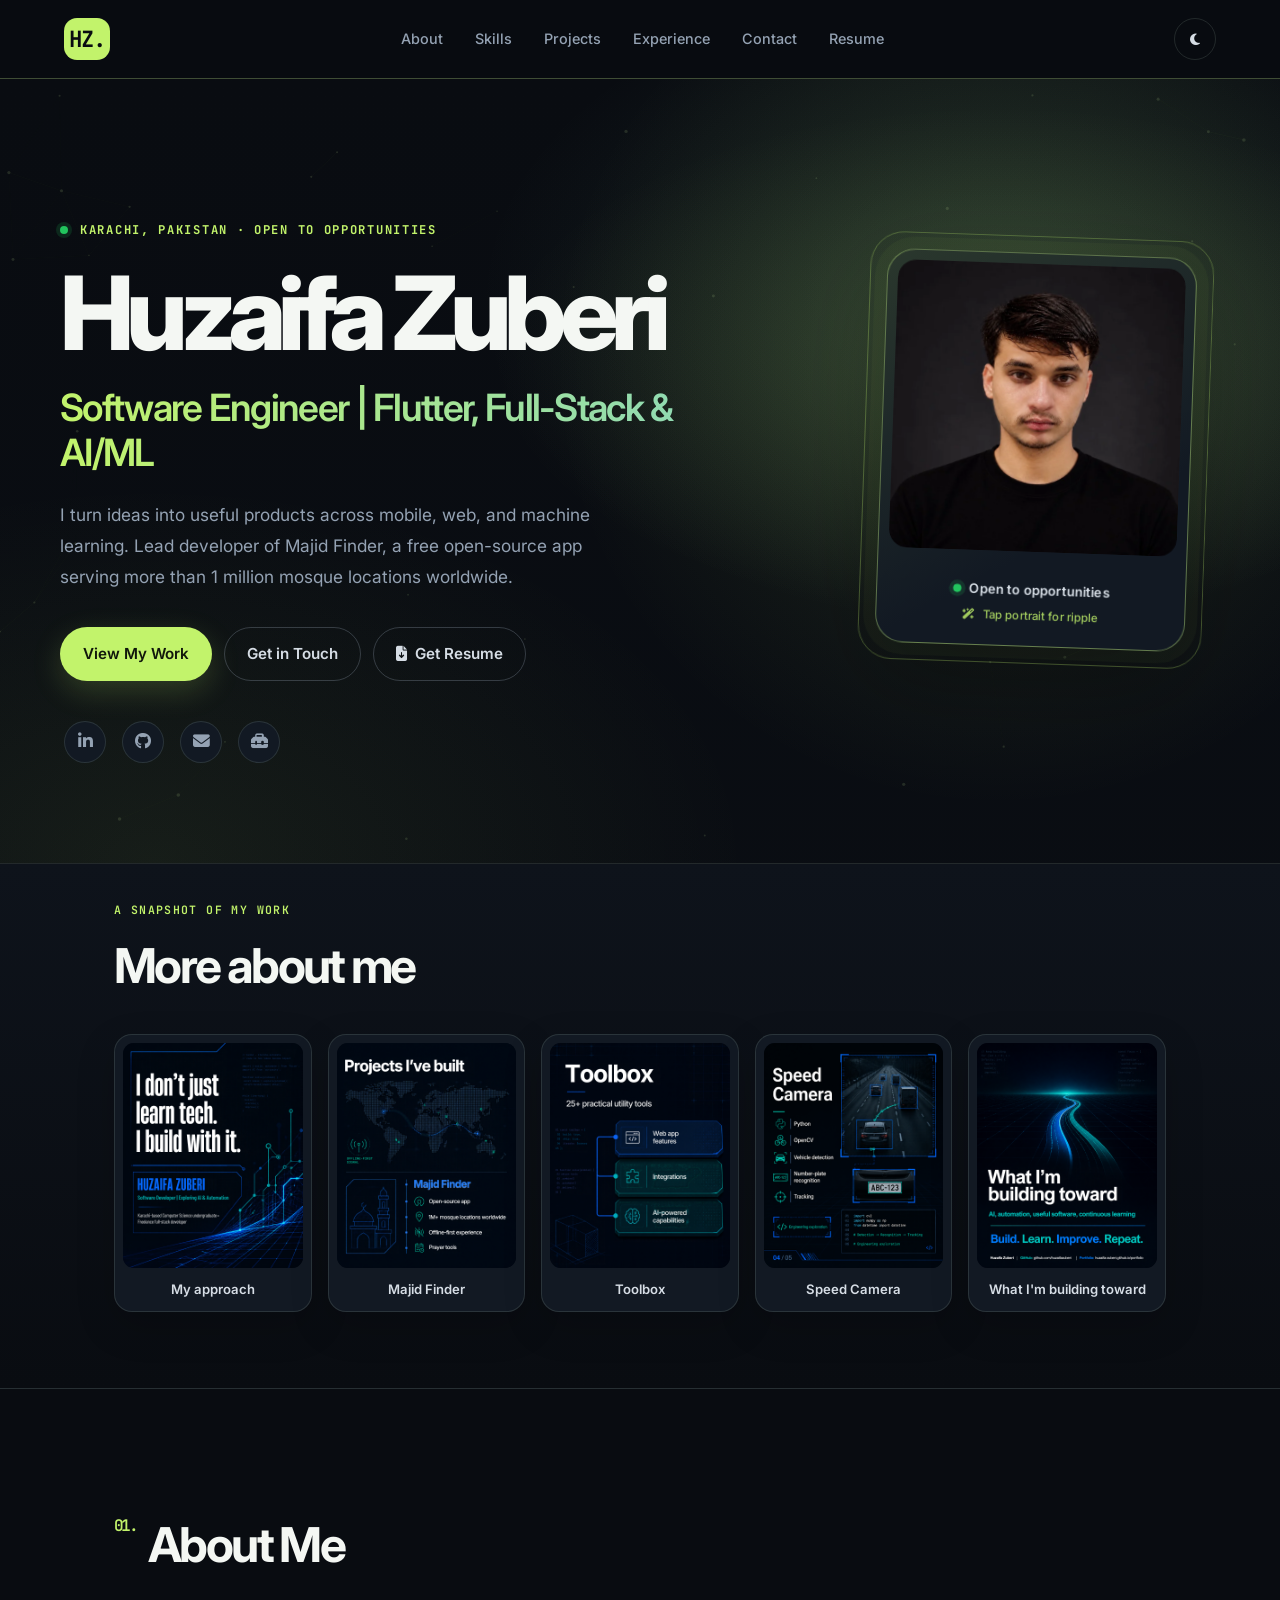
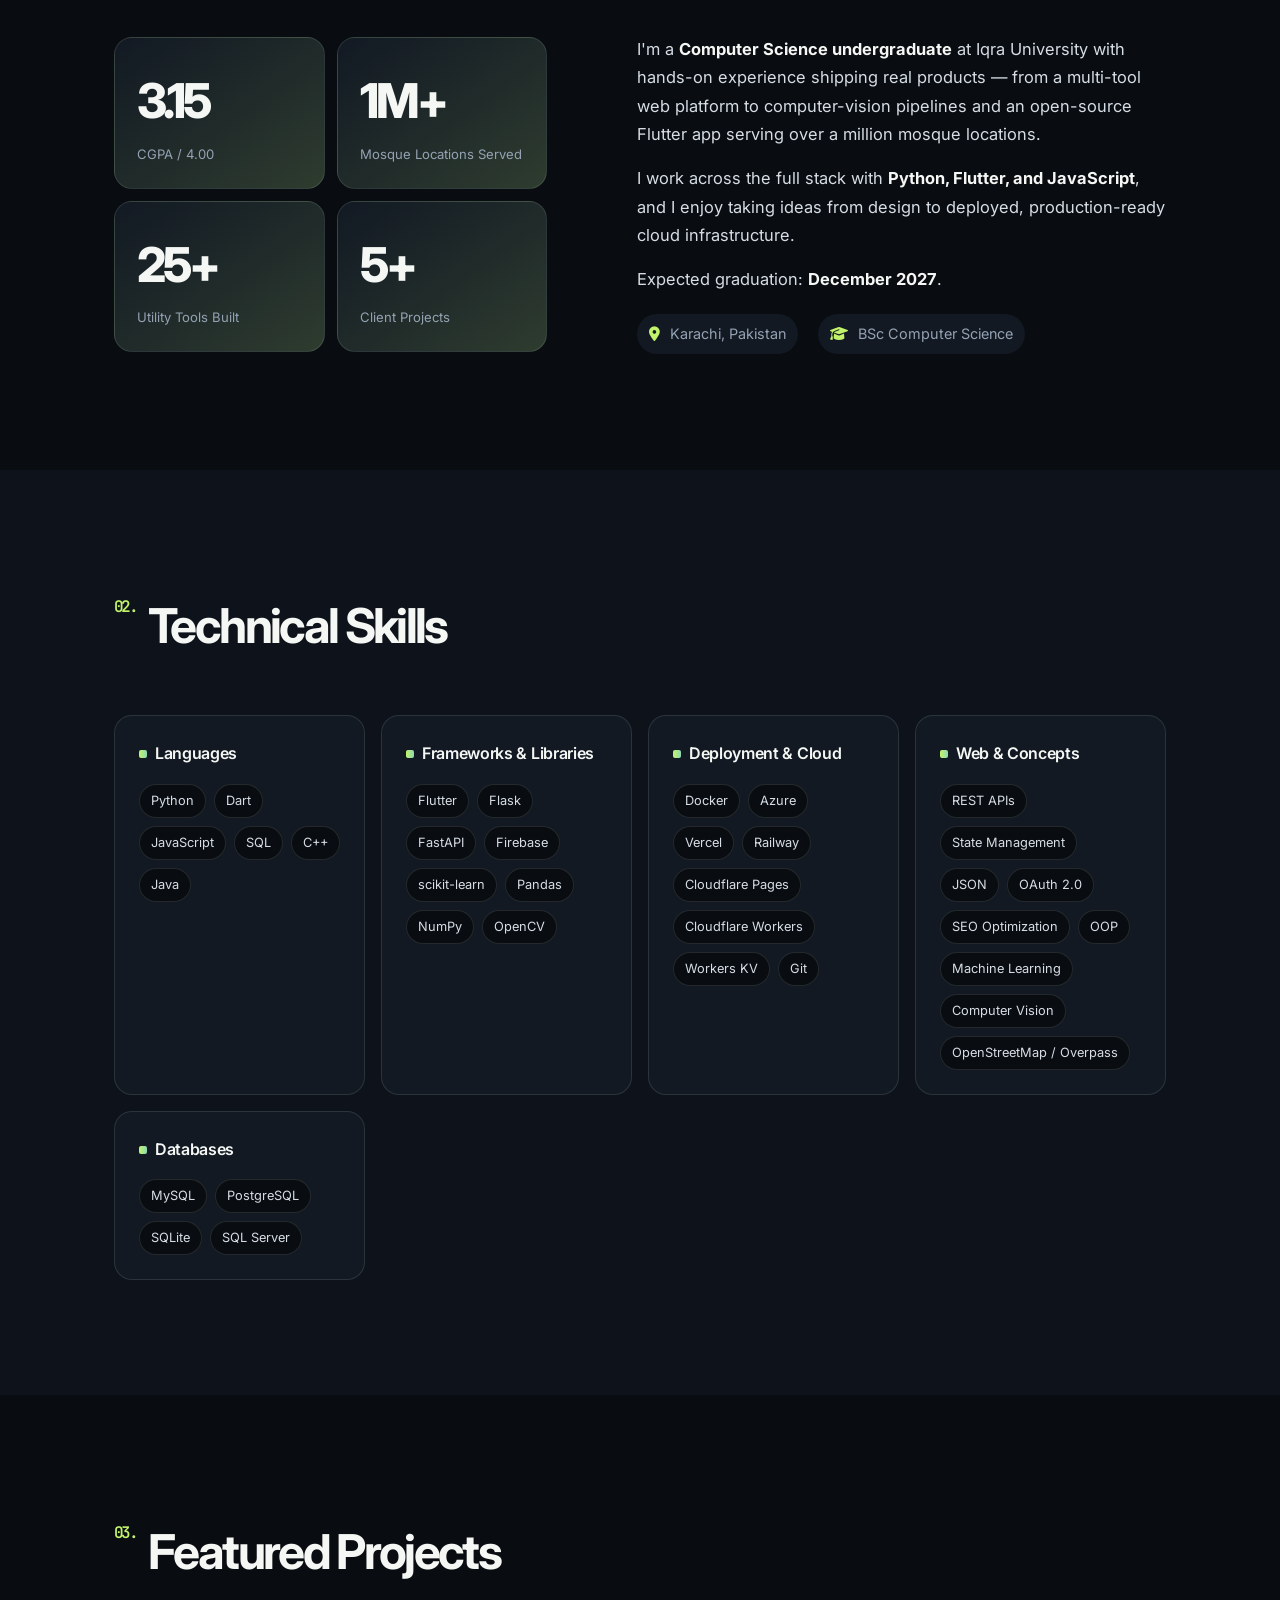
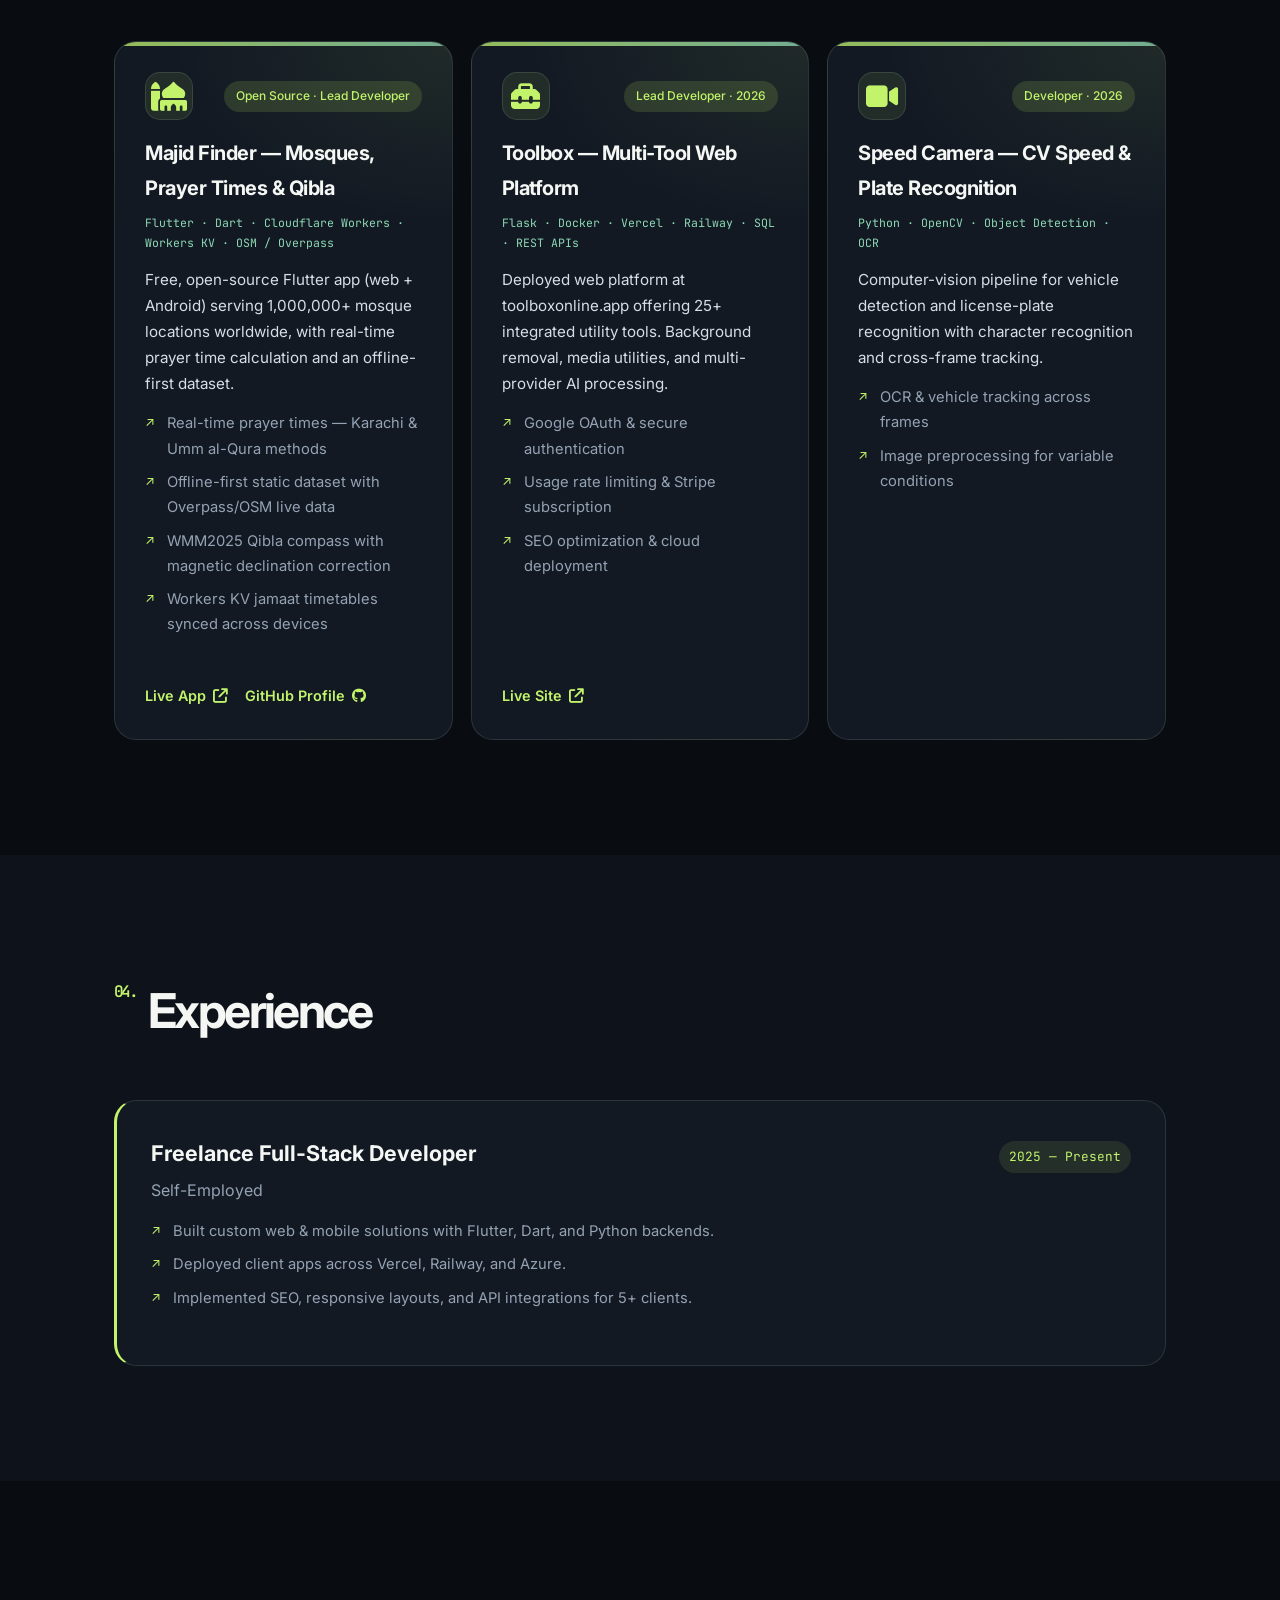
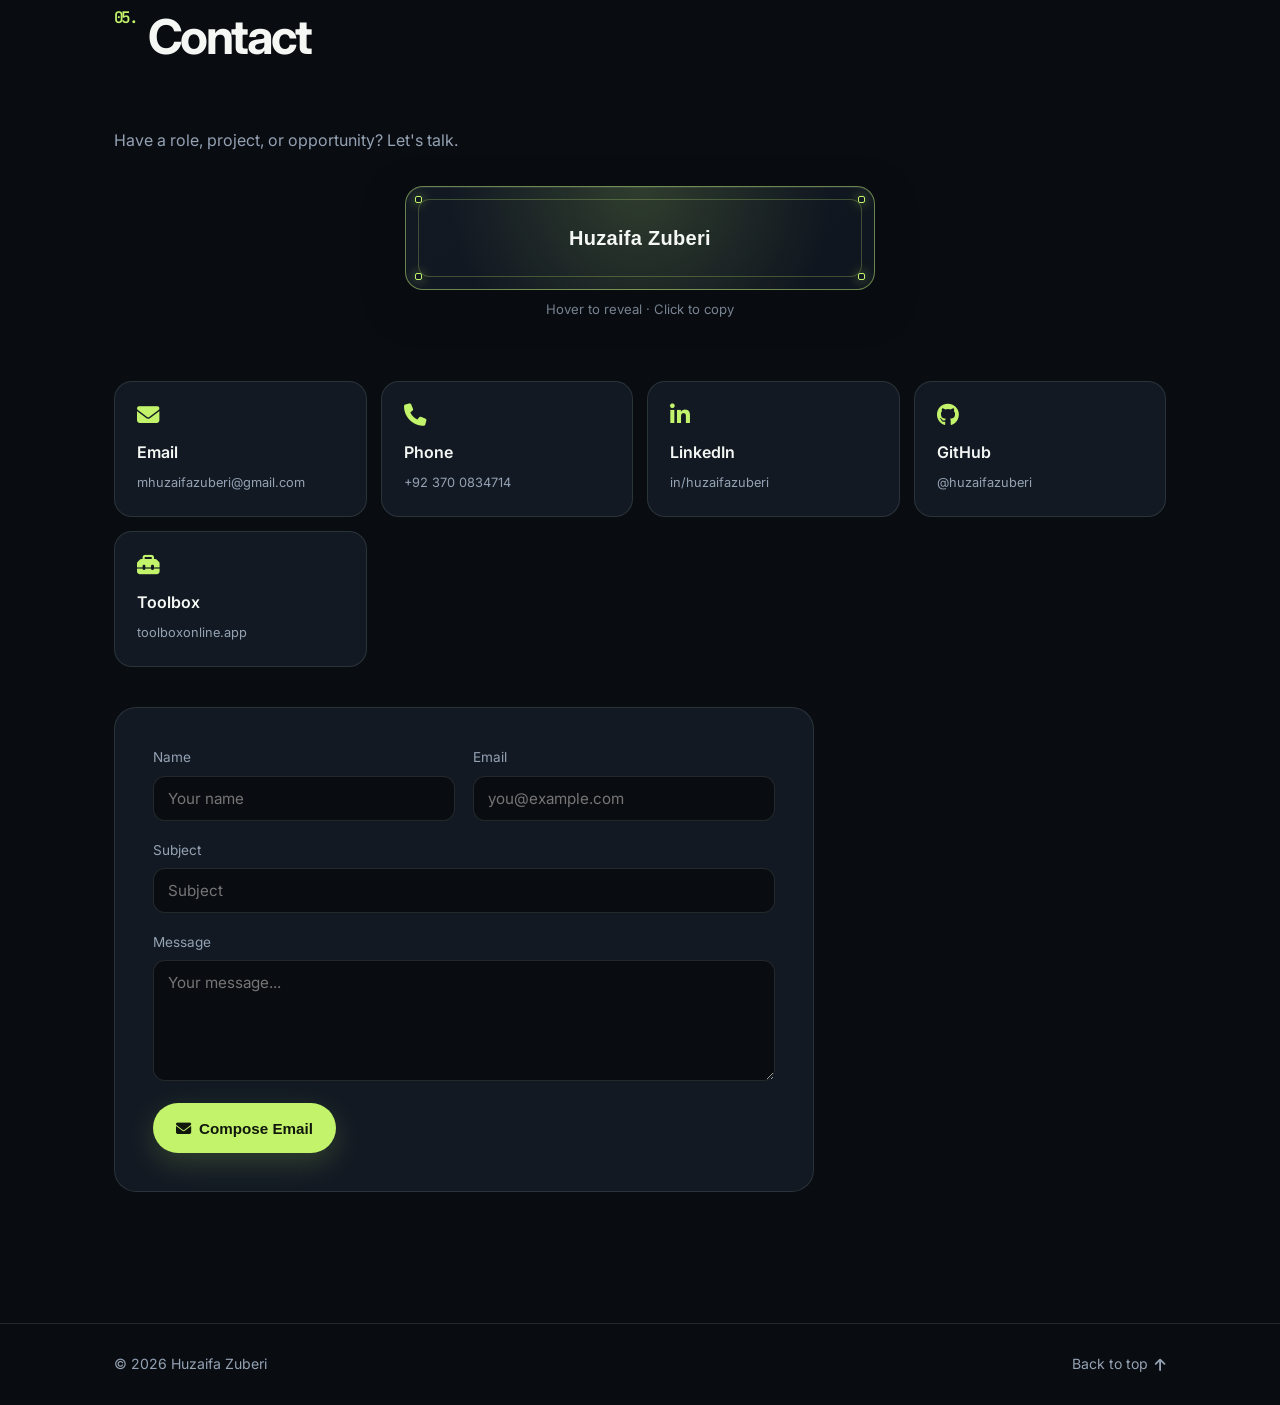
<file: index.html>
<!DOCTYPE html>
<html lang="en">
<head>
  <meta charset="UTF-8" />
  <meta name="viewport" content="width=device-width, initial-scale=1.0" />
  <meta name="description" content="Huzaifa Zuberi — Junior Flutter Developer and Computer Science student. Building cross-platform mobile apps with Flutter and Dart, full-stack web applications, and machine learning projects." />
  <meta name="author" content="Huzaifa Zuberi" />
  <meta property="og:title" content="Huzaifa Zuberi — Flutter Developer Portfolio" />
  <meta property="og:description" content="Flutter &amp; Dart cross-platform apps, full-stack web, and machine learning projects." />
  <meta property="og:type" content="website" />
  <meta property="og:url" content="https://huzaifa-zuberi.github.io/portfolio/" />
  <meta property="og:image" content="https://huzaifa-zuberi.github.io/portfolio/assets/huzaifa-zuberi-profile.jpg" />
  <meta name="twitter:card" content="summary_large_image" />
  <meta name="theme-color" content="#0f172a" />
  <title>Huzaifa Zuberi — Flutter Developer Portfolio</title>
  <link rel="icon" href="data:image/svg+xml,%3Csvg xmlns='http://www.w3.org/2000/svg' viewBox='0 0 100 100'%3E%3Crect width='100' height='100' rx='20' fill='%230f172a'/%3E%3Ctext x='50' y='68' font-size='52' font-family='Arial' font-weight='bold' fill='%2338bdf8' text-anchor='middle'%3EHZ%3C/text%3E%3C/svg%3E" />
  <link rel="preconnect" href="https://fonts.googleapis.com" />
  <link rel="preconnect" href="https://fonts.gstatic.com" crossorigin />
  <link href="https://fonts.googleapis.com/css2?family=Inter:wght@400;500;600;700;800&family=JetBrains+Mono:wght@400;600&display=swap" rel="stylesheet" />
  <link rel="stylesheet" href="https://cdnjs.cloudflare.com/ajax/libs/font-awesome/6.5.1/css/all.min.css" />
  <link rel="stylesheet" href="styles.css" />
</head>
<body>
  <div id="scrollProgress" class="scroll-progress" aria-hidden="true"></div>
  <a class="skip-link" href="#top">Skip to main content</a>
  <header class="nav">
    <div class="nav-inner">
      <a href="#top" class="brand">HZ<span>.</span></a>
      <button id="menuToggle" class="menu-toggle" aria-label="Open navigation menu" aria-expanded="false" aria-controls="siteNavigation">
        <i class="fa-solid fa-bars" aria-hidden="true"></i>
      </button>
      <nav id="siteNavigation" class="nav-links" aria-label="Main navigation">
        <a href="#about">About</a>
        <a href="#skills">Skills</a>
        <a href="#projects">Projects</a>
        <a href="#experience">Experience</a>
        <a href="#contact">Contact</a>
        <a href="resume.html">Resume</a>
      </nav>
      <button id="themeToggle" class="theme-toggle" aria-label="Toggle theme" aria-pressed="false">
        <i class="fa-solid fa-moon"></i>
      </button>
    </div>
  </header>

  <main id="top">
    <section class="hero">
      <div class="hero-bg" aria-hidden="true"></div>
      <canvas id="heroCanvas" class="hero-canvas" aria-hidden="true"></canvas>
      <div class="hero-inner">
        <div class="hero-profile">
          <div class="hero-copy">
            <p class="hero-greeting"><span class="availability-dot" aria-hidden="true"></span> KARACHI, PAKISTAN · OPEN TO OPPORTUNITIES</p>
            <h1 class="hero-name">Huzaifa Zuberi</h1>
            <h2 class="hero-role">Software Engineer | Flutter, Full-Stack &amp; AI/ML</h2>
            <p class="hero-desc">
              I turn ideas into useful products across mobile, web, and machine learning.
              Lead developer of Majid Finder, a free open-source app serving more than
              1 million mosque locations worldwide.
            </p>
            <div class="hero-actions">
              <a href="#projects" class="btn btn-primary">View My Work</a>
              <a href="#contact" class="btn btn-outline">Get in Touch</a>
              <a href="HuzaifaZuberiResume.pdf" download="HuzaifaZuberiResume.pdf" class="btn btn-outline"><i class="fa-solid fa-file-arrow-down"></i> Get Resume</a>
            </div>
          </div>
          <figure class="profile-frame">
            <button id="profileRippleButton" class="profile-photo-control" type="button" aria-label="Create a ripple around Huzaifa Zuberi's portrait">
              <img src="assets/huzaifa-zuberi-profile.webp" alt="Portrait of Huzaifa Zuberi" class="profile-photo" width="800" height="800" fetchpriority="high" />
            </button>
            <figcaption>
              <span class="profile-caption-status"><span class="availability-dot" aria-hidden="true"></span> Open to opportunities</span>
              <span class="profile-ripple-cue"><i class="fa-solid fa-wand-magic-sparkles" aria-hidden="true"></i> Tap portrait for ripple</span>
            </figcaption>
          </figure>
        </div>
        <div class="hero-socials" aria-label="Social links">
          <a href="https://linkedin.com/in/huzaifazuberi" target="_blank" rel="noopener" aria-label="LinkedIn"><i class="fa-brands fa-linkedin-in"></i></a>
          <a href="https://github.com/Huzaifa-zuberi" target="_blank" rel="noopener" aria-label="GitHub"><i class="fa-brands fa-github"></i></a>
          <a href="mailto:mhuzaifazuberi@gmail.com" aria-label="Email"><i class="fa-solid fa-envelope"></i></a>
          <a href="https://toolboxonline.app" target="_blank" rel="noopener" aria-label="Toolbox"><i class="fa-solid fa-toolbox"></i></a>
        </div>
      </div>
    </section>

    <section class="section canva-cards-section" aria-labelledby="canva-cards-title">
      <div class="container">
        <div class="canva-cards-heading">
          <div>
            <p class="canva-cards-kicker">A SNAPSHOT OF MY WORK</p>
            <h2 id="canva-cards-title" class="section-title">More about me</h2>
          </div>
        </div>
        <div class="canva-cards-gallery" aria-label="Portfolio cards from Canva" tabindex="0">
          <figure class="canva-card">
            <img src="assets/about-me-card-1.png" alt="Canva card introducing Huzaifa Zuberi and his approach to building with technology" width="400" height="500" loading="lazy" />
            <figcaption>My approach</figcaption>
          </figure>
          <figure class="canva-card">
            <img src="assets/about-me-card-2.png" alt="Canva card highlighting Majid Finder, an offline-first mosque discovery app" width="400" height="500" loading="lazy" />
            <figcaption>Majid Finder</figcaption>
          </figure>
          <figure class="canva-card">
            <img src="assets/about-me-card-3.png" alt="Canva card showing Toolbox, a collection of practical web utilities" width="400" height="500" loading="lazy" />
            <figcaption>Toolbox</figcaption>
          </figure>
          <figure class="canva-card">
            <img src="assets/about-me-card-4.png" alt="Canva card presenting a computer vision speed camera project" width="400" height="500" loading="lazy" />
            <figcaption>Speed Camera</figcaption>
          </figure>
          <figure class="canva-card">
            <img src="assets/about-me-card-5.png" alt="Canva card about Huzaifa's interests in AI, automation, and continuous learning" width="400" height="500" loading="lazy" />
            <figcaption>What I'm building toward</figcaption>
          </figure>
        </div>
      </div>
    </section>

    <section id="about" class="section">
      <div class="container">
        <h2 class="section-title"><span>01.</span> About Me</h2>
        <div class="about-grid">
          <div class="about-card">
            <div class="about-stat">
              <span class="stat-num">3.15</span>
              <span class="stat-label">CGPA / 4.00</span>
            </div>
            <div class="about-stat">
              <span class="stat-num">1M+</span>
              <span class="stat-label">Mosque Locations Served</span>
            </div>
            <div class="about-stat">
              <span class="stat-num">25+</span>
              <span class="stat-label">Utility Tools Built</span>
            </div>
            <div class="about-stat">
              <span class="stat-num">5+</span>
              <span class="stat-label">Client Projects</span>
            </div>
          </div>
          <div class="about-text">
            <p>
              I'm a <strong>Computer Science undergraduate</strong> at Iqra University with hands-on
              experience shipping real products — from a multi-tool web platform to computer-vision
              pipelines and an open-source Flutter app serving over a million mosque locations.
            </p>
            <p>
              I work across the full stack with <strong>Python, Flutter, and JavaScript</strong>, and I
              enjoy taking ideas from design to deployed, production-ready cloud infrastructure.
            </p>
            <p>Expected graduation: <strong>December 2027</strong>.</p>
            <div class="about-meta">
              <span><i class="fa-solid fa-location-dot"></i> Karachi, Pakistan</span>
              <span><i class="fa-solid fa-graduation-cap"></i> BSc Computer Science</span>
            </div>
          </div>
        </div>
      </div>
    </section>

    <section id="skills" class="section alt">
      <div class="container">
        <h2 class="section-title"><span>02.</span> Technical Skills</h2>
        <div class="skills-grid">
          <div class="skill-group">
            <h3>Languages</h3>
            <ul class="tag-list">
              <li>Python</li><li>Dart</li><li>JavaScript</li><li>SQL</li><li>C++</li><li>Java</li>
            </ul>
          </div>
          <div class="skill-group">
            <h3>Frameworks &amp; Libraries</h3>
            <ul class="tag-list">
              <li>Flutter</li><li>Flask</li><li>FastAPI</li><li>Firebase</li><li>scikit-learn</li><li>Pandas</li><li>NumPy</li><li>OpenCV</li>
            </ul>
          </div>
          <div class="skill-group">
            <h3>Deployment &amp; Cloud</h3>
            <ul class="tag-list">
              <li>Docker</li><li>Azure</li><li>Vercel</li><li>Railway</li><li>Cloudflare Pages</li><li>Cloudflare Workers</li><li>Workers KV</li><li>Git</li>
            </ul>
          </div>
          <div class="skill-group">
            <h3>Web &amp; Concepts</h3>
            <ul class="tag-list">
              <li>REST APIs</li><li>State Management</li><li>JSON</li><li>OAuth 2.0</li><li>SEO Optimization</li><li>OOP</li><li>Machine Learning</li><li>Computer Vision</li><li>OpenStreetMap / Overpass</li>
            </ul>
          </div>
          <div class="skill-group">
            <h3>Databases</h3>
            <ul class="tag-list">
              <li>MySQL</li><li>PostgreSQL</li><li>SQLite</li><li>SQL Server</li>
            </ul>
          </div>
        </div>
      </div>
    </section>

    <section id="projects" class="section">
      <div class="container">
        <h2 class="section-title"><span>03.</span> Featured Projects</h2>
        <div class="projects-grid">
          <article class="project-card">
            <div class="project-top">
              <i class="fa-solid fa-mosque project-icon"></i>
              <span class="project-badge">Open Source · Lead Developer</span>
            </div>
            <h3 class="project-title">Majid Finder — Mosques, Prayer Times &amp; Qibla</h3>
            <p class="project-stack">Flutter · Dart · Cloudflare Workers · Workers KV · OSM / Overpass</p>
            <p class="project-desc">
              Free, open-source Flutter app (web + Android) serving 1,000,000+ mosque locations
              worldwide, with real-time prayer time calculation and an offline-first dataset.
            </p>
            <ul class="project-points">
              <li>Real-time prayer times — Karachi &amp; Umm al-Qura methods</li>
              <li>Offline-first static dataset with Overpass/OSM live data</li>
              <li>WMM2025 Qibla compass with magnetic declination correction</li>
              <li>Workers KV jamaat timetables synced across devices</li>
            </ul>
            <footer class="project-foot">
              <a href="https://majidfinder.pages.dev/" target="_blank" rel="noopener">Live App <i class="fa-solid fa-arrow-up-right-from-square"></i></a>
              <a href="https://github.com/Huzaifa-zuberi" target="_blank" rel="noopener">GitHub Profile <i class="fa-brands fa-github"></i></a>
            </footer>
          </article>

          <article class="project-card">
            <div class="project-top">
              <i class="fa-solid fa-toolbox project-icon"></i>
              <span class="project-badge">Lead Developer · 2026</span>
            </div>
            <h3 class="project-title">Toolbox — Multi-Tool Web Platform</h3>
            <p class="project-stack">Flask · Docker · Vercel · Railway · SQL · REST APIs</p>
            <p class="project-desc">
              Deployed web platform at toolboxonline.app offering 25+ integrated utility tools.
              Background removal, media utilities, and multi-provider AI processing.
            </p>
            <ul class="project-points">
              <li>Google OAuth &amp; secure authentication</li>
              <li>Usage rate limiting &amp; Stripe subscription</li>
              <li>SEO optimization &amp; cloud deployment</li>
            </ul>
            <footer class="project-foot">
              <a href="https://toolboxonline.app" target="_blank" rel="noopener">Live Site <i class="fa-solid fa-arrow-up-right-from-square"></i></a>
            </footer>
          </article>

          <article class="project-card">
            <div class="project-top">
              <i class="fa-solid fa-video project-icon"></i>
              <span class="project-badge">Developer · 2026</span>
            </div>
            <h3 class="project-title">Speed Camera — CV Speed &amp; Plate Recognition</h3>
            <p class="project-stack">Python · OpenCV · Object Detection · OCR</p>
            <p class="project-desc">
              Computer-vision pipeline for vehicle detection and license-plate recognition with
              character recognition and cross-frame tracking.
            </p>
            <ul class="project-points">
              <li>OCR &amp; vehicle tracking across frames</li>
              <li>Image preprocessing for variable conditions</li>
            </ul>
          </article>
        </div>
      </div>
    </section>

    <section id="experience" class="section alt">
      <div class="container">
        <h2 class="section-title"><span>04.</span> Experience</h2>
        <div class="exp-grid">
          <div class="exp-item">
            <div class="exp-head">
              <h3>Freelance Full-Stack Developer</h3>
              <span class="exp-period">2025 — Present</span>
            </div>
            <p class="exp-org">Self-Employed</p>
            <ul class="project-points">
              <li>Built custom web &amp; mobile solutions with Flutter, Dart, and Python backends.</li>
              <li>Deployed client apps across Vercel, Railway, and Azure.</li>
              <li>Implemented SEO, responsive layouts, and API integrations for 5+ clients.</li>
            </ul>
          </div>
        </div>
      </div>
    </section>

    <section id="contact" class="section contact">
      <div class="container">
        <h2 class="section-title"><span>05.</span> Contact</h2>
        <p class="contact-intro">Have a role, project, or opportunity? Let's talk.</p>
        <div class="email-reveal-wrap">
          <button id="emailRevealCard" class="email-reveal-card" type="button" aria-label="Copy Huzaifa Zuberi's email address: mhuzaifazuberi@gmail.com">
            <span class="email-reveal-frame" aria-hidden="true">
              <span class="email-reveal-point top left"></span>
              <span class="email-reveal-point top right"></span>
              <span class="email-reveal-point bottom left"></span>
              <span class="email-reveal-point bottom right"></span>
            </span>
            <span class="email-reveal-textbox" aria-hidden="true">
              <span class="email-reveal-text">Huzaifa Zuberi</span>
              <span class="email-reveal-text">mhuzaifazuberi@gmail.com</span>
            </span>
          </button>
          <span class="email-reveal-hint">Hover to reveal · Click to copy</span>
          <span id="emailRevealStatus" class="email-reveal-status" role="status" aria-live="polite"></span>
        </div>
        <div class="contact-grid">
          <a href="mailto:mhuzaifazuberi@gmail.com" class="contact-card">
            <i class="fa-solid fa-envelope"></i>
            <span>Email</span>
            <small>mhuzaifazuberi@gmail.com</small>
          </a>
          <a href="tel:+923700834714" class="contact-card">
            <i class="fa-solid fa-phone"></i>
            <span>Phone</span>
            <small>+92 370 0834714</small>
          </a>
          <a href="https://linkedin.com/in/huzaifazuberi" target="_blank" rel="noopener" class="contact-card">
            <i class="fa-brands fa-linkedin-in"></i>
            <span>LinkedIn</span>
            <small>in/huzaifazuberi</small>
          </a>
          <a href="https://github.com/Huzaifa-zuberi" target="_blank" rel="noopener" class="contact-card">
            <i class="fa-brands fa-github"></i>
            <span>GitHub</span>
            <small>@huzaifazuberi</small>
          </a>
          <a href="https://toolboxonline.app" target="_blank" rel="noopener" class="contact-card">
            <i class="fa-solid fa-toolbox"></i>
            <span>Toolbox</span>
            <small>toolboxonline.app</small>
          </a>
        </div>

        <form id="contactForm" class="contact-form">
          <div class="form-row">
            <div class="form-field">
              <label for="name">Name</label>
              <input type="text" id="name" name="name" autocomplete="name" required placeholder="Your name" />
            </div>
            <div class="form-field">
              <label for="email">Email</label>
              <input type="email" id="email" name="email" autocomplete="email" inputmode="email" required placeholder="you@example.com" />
            </div>
          </div>
          <div class="form-field">
            <label for="subject">Subject</label>
            <input type="text" id="subject" name="subject" required placeholder="Subject" />
          </div>
          <div class="form-field">
            <label for="message">Message</label>
            <textarea id="message" name="message" required rows="5" placeholder="Your message..."></textarea>
          </div>
          <button type="submit" class="btn btn-primary form-submit">
            <i class="fa-solid fa-envelope"></i> Compose Email
          </button>
        </form>
        <p id="formStatus" class="form-status" role="status"></p>
      </div>
    </section>
  </main>

  <footer class="footer">
    <div class="container footer-inner">
      <span>© <span id="year"></span> Huzaifa Zuberi</span>
      <div class="footer-links">
        <a href="#top">Back to top <i class="fa-solid fa-arrow-up"></i></a>
      </div>
    </div>
  </footer>

  <script src="script.js"></script>
  <script>
    if (location.hash.includes("figmacapture=")) {
      const captureScript = document.createElement("script");
      captureScript.src = "https://mcp.figma.com/mcp/html-to-design/capture.js";
      captureScript.async = true;
      document.head.appendChild(captureScript);
    }
  </script>
</body>
</html>
</file>
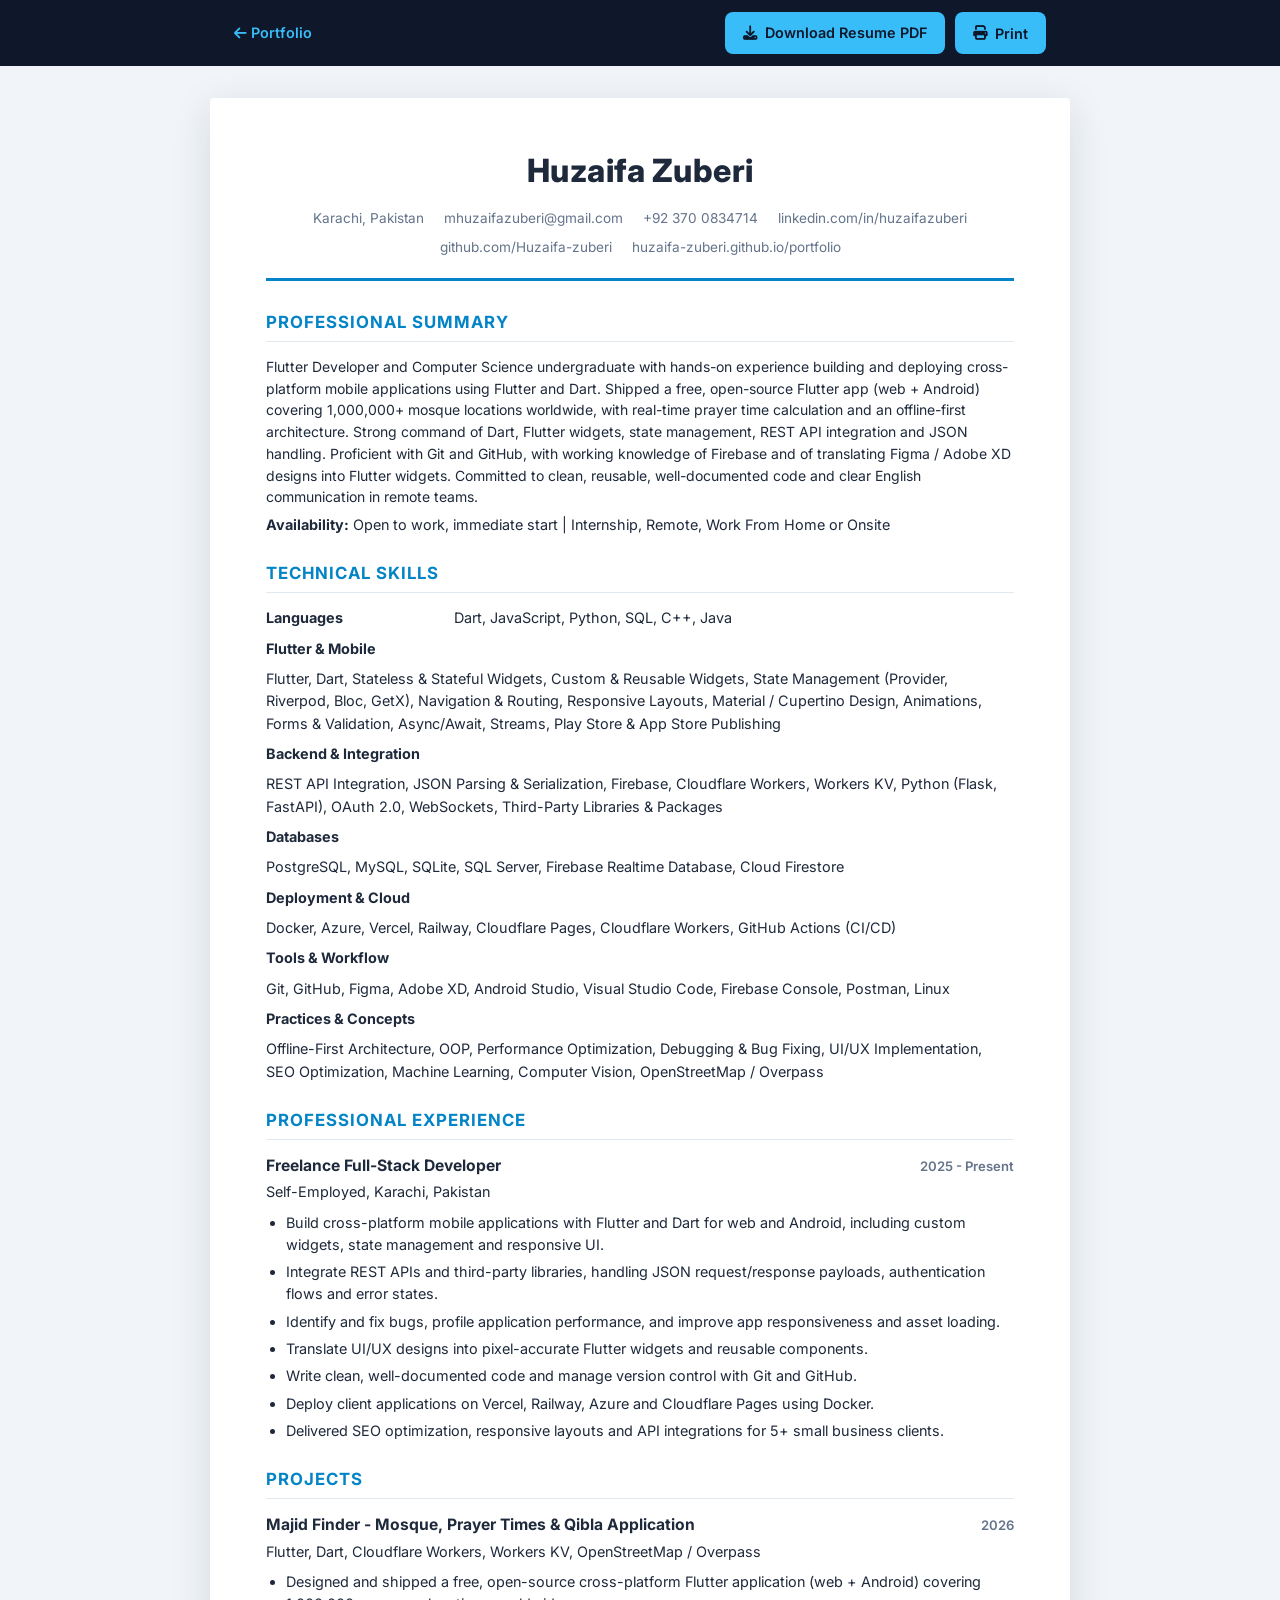
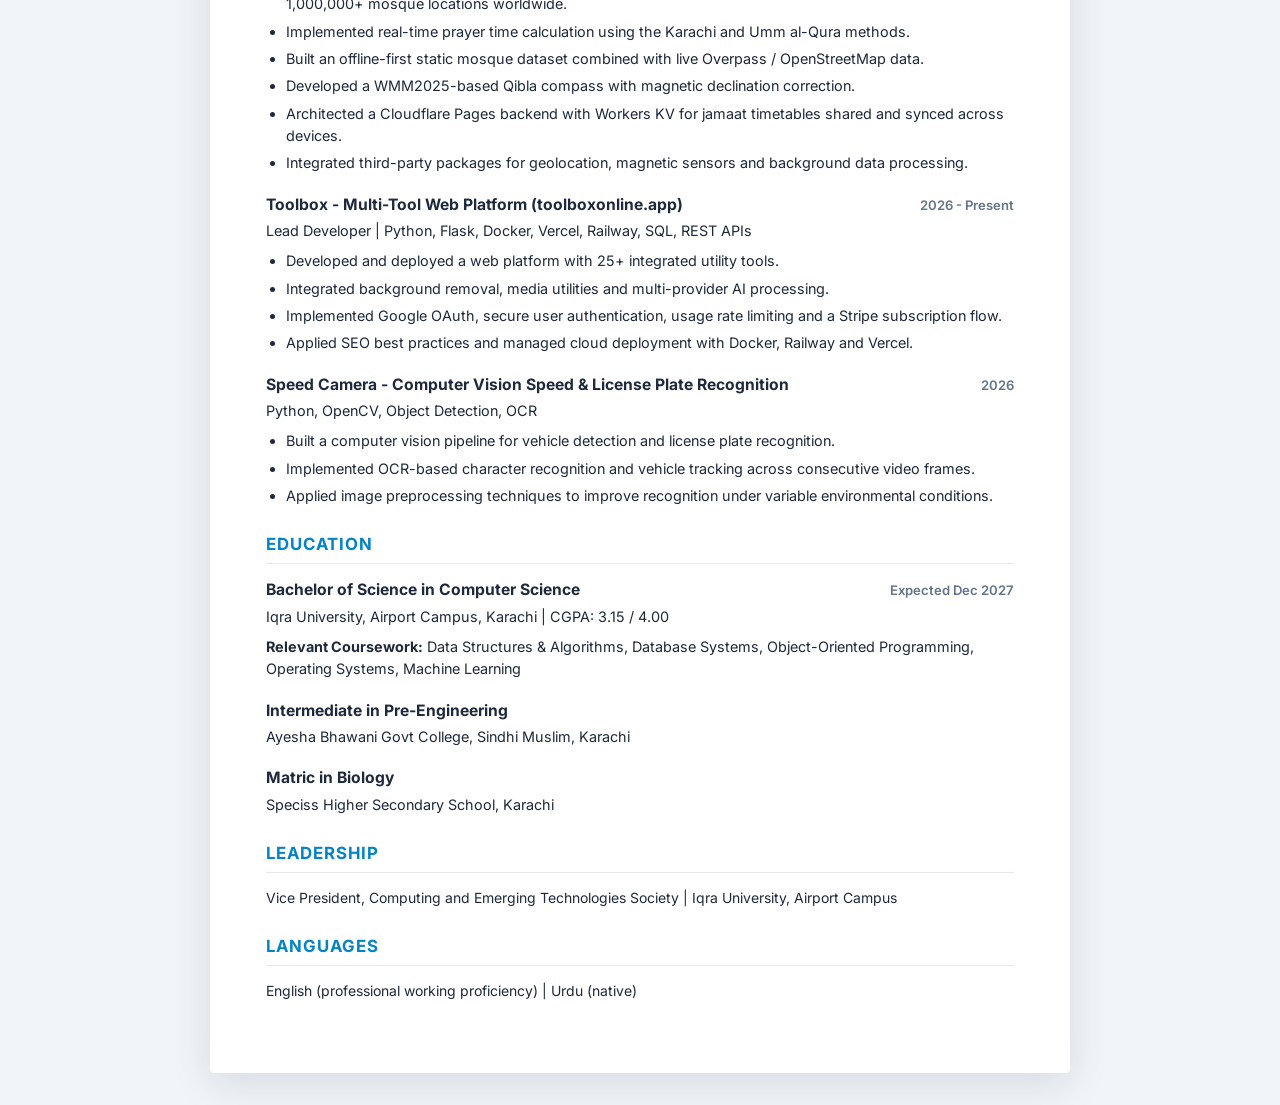
<file: resume.html>
<!DOCTYPE html>
<html lang="en">
<head>
  <meta charset="UTF-8" />
  <meta name="viewport" content="width=device-width, initial-scale=1.0" />
  <meta name="description" content="Huzaifa Zuberi - Flutter Developer CV. Dart, Flutter widgets, state management, REST API integration, JSON, Firebase, Git. Cross-platform mobile apps for web and Android." />
  <meta name="author" content="Huzaifa Zuberi" />
  <title>HuzaifaZuberiResume</title>
  <link rel="icon" href="data:image/svg+xml,%3Csvg xmlns='http://www.w3.org/2000/svg' viewBox='0 0 100 100'%3E%3Crect width='100' height='100' rx='20' fill='%230f172a'/%3E%3Ctext x='50' y='68' font-size='52' font-family='Arial' font-weight='bold' fill='%2338bdf8' text-anchor='middle'%3EHZ%3C/text%3E%3C/svg%3E" />
  <link rel="preconnect" href="https://fonts.googleapis.com" />
  <link rel="preconnect" href="https://fonts.gstatic.com" crossorigin />
  <link href="https://fonts.googleapis.com/css2?family=Inter:wght@400;500;600;700;800&display=swap" rel="stylesheet" />
  <link rel="stylesheet" href="https://cdnjs.cloudflare.com/ajax/libs/font-awesome/6.5.1/css/all.min.css" />
  <link rel="stylesheet" href="resume.css" />
</head>
<body>
  <div class="toolbar">
    <div class="toolbar-inner">
      <a href="index.html" class="toolbar-link"><i class="fa-solid fa-arrow-left"></i> Portfolio</a>
      <div class="toolbar-actions" id="download">
        <a href="HuzaifaZuberiResume.pdf" download="HuzaifaZuberiResume.pdf" class="toolbar-btn"><i class="fa-solid fa-download"></i> Download Resume PDF</a>
        <button id="printBtnSecondary" class="toolbar-btn"><i class="fa-solid fa-print"></i> Print</button>
      </div>
    </div>
  </div>

  <main class="cv-page">
    <header class="cv-header">
      <h1>Huzaifa Zuberi</h1>
      <div class="cv-contact">
        <span>Karachi, Pakistan</span>
        <span><a href="mailto:mhuzaifazuberi@gmail.com">mhuzaifazuberi@gmail.com</a></span>
        <span>+92 370 0834714</span>
        <span><a href="https://linkedin.com/in/huzaifazuberi" target="_blank" rel="noopener">linkedin.com/in/huzaifazuberi</a></span>
        <span><a href="https://github.com/Huzaifa-zuberi" target="_blank" rel="noopener">github.com/Huzaifa-zuberi</a></span>
        <span><a href="https://huzaifa-zuberi.github.io/portfolio/" target="_blank" rel="noopener">huzaifa-zuberi.github.io/portfolio</a></span>
      </div>
    </header>

    <section class="cv-section">
      <h2 class="cv-heading">Professional Summary</h2>
      <p>Flutter Developer and Computer Science undergraduate with hands-on experience building and deploying cross-platform mobile applications using Flutter and Dart. Shipped a free, open-source Flutter app (web + Android) covering 1,000,000+ mosque locations worldwide, with real-time prayer time calculation and an offline-first architecture. Strong command of Dart, Flutter widgets, state management, REST API integration and JSON handling. Proficient with Git and GitHub, with working knowledge of Firebase and of translating Figma / Adobe XD designs into Flutter widgets. Committed to clean, reusable, well-documented code and clear English communication in remote teams.</p>
      <p class="cv-availability"><strong>Availability:</strong> Open to work, immediate start | Internship, Remote, Work From Home or Onsite</p>
    </section>

    <section class="cv-section">
      <h2 class="cv-heading">Technical Skills</h2>
      <div class="cv-skills">
        <div class="cv-skill-row"><span class="cv-skill-label">Languages</span><span>Dart, JavaScript, Python, SQL, C++, Java</span></div>
        <div class="cv-skill-row"><span class="cv-skill-label">Flutter &amp; Mobile</span><span>Flutter, Dart, Stateless &amp; Stateful Widgets, Custom &amp; Reusable Widgets, State Management (Provider, Riverpod, Bloc, GetX), Navigation &amp; Routing, Responsive Layouts, Material / Cupertino Design, Animations, Forms &amp; Validation, Async/Await, Streams, Play Store &amp; App Store Publishing</span></div>
        <div class="cv-skill-row"><span class="cv-skill-label">Backend &amp; Integration</span><span>REST API Integration, JSON Parsing &amp; Serialization, Firebase, Cloudflare Workers, Workers KV, Python (Flask, FastAPI), OAuth 2.0, WebSockets, Third-Party Libraries &amp; Packages</span></div>
        <div class="cv-skill-row"><span class="cv-skill-label">Databases</span><span>PostgreSQL, MySQL, SQLite, SQL Server, Firebase Realtime Database, Cloud Firestore</span></div>
        <div class="cv-skill-row"><span class="cv-skill-label">Deployment &amp; Cloud</span><span>Docker, Azure, Vercel, Railway, Cloudflare Pages, Cloudflare Workers, GitHub Actions (CI/CD)</span></div>
        <div class="cv-skill-row"><span class="cv-skill-label">Tools &amp; Workflow</span><span>Git, GitHub, Figma, Adobe XD, Android Studio, Visual Studio Code, Firebase Console, Postman, Linux</span></div>
        <div class="cv-skill-row"><span class="cv-skill-label">Practices &amp; Concepts</span><span>Offline-First Architecture, OOP, Performance Optimization, Debugging &amp; Bug Fixing, UI/UX Implementation, SEO Optimization, Machine Learning, Computer Vision, OpenStreetMap / Overpass</span></div>
      </div>
    </section>

    <section class="cv-section">
      <h2 class="cv-heading">Professional Experience</h2>

      <div class="cv-entry">
        <div class="cv-entry-head">
          <strong>Freelance Full-Stack Developer</strong>
          <span class="cv-date">2025 - Present</span>
        </div>
        <div class="cv-sub">Self-Employed, Karachi, Pakistan</div>
        <ul class="cv-bullets">
          <li>Build cross-platform mobile applications with Flutter and Dart for web and Android, including custom widgets, state management and responsive UI.</li>
          <li>Integrate REST APIs and third-party libraries, handling JSON request/response payloads, authentication flows and error states.</li>
          <li>Identify and fix bugs, profile application performance, and improve app responsiveness and asset loading.</li>
          <li>Translate UI/UX designs into pixel-accurate Flutter widgets and reusable components.</li>
          <li>Write clean, well-documented code and manage version control with Git and GitHub.</li>
          <li>Deploy client applications on Vercel, Railway, Azure and Cloudflare Pages using Docker.</li>
          <li>Delivered SEO optimization, responsive layouts and API integrations for 5+ small business clients.</li>
        </ul>
      </div>
    </section>

    <section class="cv-section">
      <h2 class="cv-heading">Projects</h2>

      <div class="cv-entry">
        <div class="cv-entry-head">
          <strong>Majid Finder - Mosque, Prayer Times &amp; Qibla Application</strong>
          <span class="cv-date">2026</span>
        </div>
        <div class="cv-sub">Flutter, Dart, Cloudflare Workers, Workers KV, OpenStreetMap / Overpass</div>
        <ul class="cv-bullets">
          <li>Designed and shipped a free, open-source cross-platform Flutter application (web + Android) covering 1,000,000+ mosque locations worldwide.</li>
          <li>Implemented real-time prayer time calculation using the Karachi and Umm al-Qura methods.</li>
          <li>Built an offline-first static mosque dataset combined with live Overpass / OpenStreetMap data.</li>
          <li>Developed a WMM2025-based Qibla compass with magnetic declination correction.</li>
          <li>Architected a Cloudflare Pages backend with Workers KV for jamaat timetables shared and synced across devices.</li>
          <li>Integrated third-party packages for geolocation, magnetic sensors and background data processing.</li>
        </ul>
      </div>

      <div class="cv-entry">
        <div class="cv-entry-head">
          <strong>Toolbox - Multi-Tool Web Platform (toolboxonline.app)</strong>
          <span class="cv-date">2026 - Present</span>
        </div>
        <div class="cv-sub">Lead Developer | Python, Flask, Docker, Vercel, Railway, SQL, REST APIs</div>
        <ul class="cv-bullets">
          <li>Developed and deployed a web platform with 25+ integrated utility tools.</li>
          <li>Integrated background removal, media utilities and multi-provider AI processing.</li>
          <li>Implemented Google OAuth, secure user authentication, usage rate limiting and a Stripe subscription flow.</li>
          <li>Applied SEO best practices and managed cloud deployment with Docker, Railway and Vercel.</li>
        </ul>
      </div>

      <div class="cv-entry">
        <div class="cv-entry-head">
          <strong>Speed Camera - Computer Vision Speed &amp; License Plate Recognition</strong>
          <span class="cv-date">2026</span>
        </div>
        <div class="cv-sub">Python, OpenCV, Object Detection, OCR</div>
        <ul class="cv-bullets">
          <li>Built a computer vision pipeline for vehicle detection and license plate recognition.</li>
          <li>Implemented OCR-based character recognition and vehicle tracking across consecutive video frames.</li>
          <li>Applied image preprocessing techniques to improve recognition under variable environmental conditions.</li>
        </ul>
      </div>
    </section>

    <section class="cv-section">
      <h2 class="cv-heading">Education</h2>

      <div class="cv-entry">
        <div class="cv-entry-head">
          <strong>Bachelor of Science in Computer Science</strong>
          <span class="cv-date">Expected Dec 2027</span>
        </div>
        <div class="cv-sub">Iqra University, Airport Campus, Karachi | CGPA: 3.15 / 4.00</div>
        <p class="cv-notes"><strong>Relevant Coursework:</strong> Data Structures &amp; Algorithms, Database Systems, Object-Oriented Programming, Operating Systems, Machine Learning</p>
      </div>

      <div class="cv-entry">
        <div class="cv-entry-head">
          <strong>Intermediate in Pre-Engineering</strong>
        </div>
        <div class="cv-sub">Ayesha Bhawani Govt College, Sindhi Muslim, Karachi</div>
      </div>

      <div class="cv-entry">
        <div class="cv-entry-head">
          <strong>Matric in Biology</strong>
        </div>
        <div class="cv-sub">Speciss Higher Secondary School, Karachi</div>
      </div>
    </section>

    <section class="cv-section">
      <h2 class="cv-heading">Leadership</h2>
      <p>Vice President, Computing and Emerging Technologies Society | Iqra University, Airport Campus</p>
    </section>

    <section class="cv-section">
      <h2 class="cv-heading">Languages</h2>
      <p>English (professional working proficiency) | Urdu (native)</p>
    </section>
  </main>

  <script>
    document.getElementById("printBtnSecondary").addEventListener("click", function () {
      window.print();
    });
  </script>
</body>
</html>
</file>
<file: styles.css>
:root {
  --bg: #0f172a;
  --bg-alt: #111c33;
  --surface: #1e293b;
  --surface-hover: #273449;
  --text: #e2e8f0;
  --text-muted: #94a3b8;
  --heading: #f8fafc;
  --accent: #38bdf8;
  --accent-2: #818cf8;
  --border: rgba(148, 163, 184, 0.15);
  --shadow: 0 10px 30px rgba(0, 0, 0, 0.35);
  --radius: 14px;
}

body.light {
  --bg: #f1f5f9;
  --bg-alt: #e8eef7;
  --surface: #ffffff;
  --surface-hover: #f1f5f9;
  --text: #334155;
  --text-muted: #64748b;
  --heading: #0f172a;
  --accent: #0284c7;
  --accent-2: #6366f1;
  --border: rgba(15, 23, 42, 0.1);
  --shadow: 0 10px 30px rgba(15, 23, 42, 0.08);
}

* {
  margin: 0;
  padding: 0;
  box-sizing: border-box;
}

html {
  scroll-behavior: smooth;
}

body {
  font-family: "Inter", sans-serif;
  background: var(--bg);
  color: var(--text);
  line-height: 1.7;
  transition: background 0.3s ease, color 0.3s ease;
  -webkit-font-smoothing: antialiased;
}

.container {
  max-width: 1100px;
  margin: 0 auto;
  padding: 0 24px;
}

.skip-link {
  position: fixed;
  top: 12px;
  left: 12px;
  z-index: 200;
  padding: 10px 14px;
  border-radius: 8px;
  background: var(--heading);
  color: var(--bg);
  font-weight: 700;
  text-decoration: none;
  transform: translateY(-160%);
}

.skip-link:focus { transform: translateY(0); }

/* ---------- Nav ---------- */
.nav {
  position: sticky;
  top: 0;
  z-index: 100;
  background: color-mix(in srgb, var(--bg) 80%, transparent);
  backdrop-filter: blur(10px);
  border-bottom: 1px solid var(--border);
}

.nav-inner {
  max-width: 1100px;
  margin: 0 auto;
  padding: 16px 24px;
  display: flex;
  align-items: center;
  justify-content: space-between;
}

.brand {
  font-family: "JetBrains Mono", monospace;
  font-weight: 700;
  font-size: 1.4rem;
  color: var(--heading);
  text-decoration: none;
  letter-spacing: 0.5px;
}

.brand span {
  color: var(--accent);
}

.nav-links {
  display: flex;
  gap: 28px;
}

.nav-links a {
  color: var(--text-muted);
  text-decoration: none;
  font-size: 0.95rem;
  font-weight: 500;
  transition: color 0.2s;
}

.nav-links a:hover {
  color: var(--accent);
}

.theme-toggle {
  background: var(--surface);
  color: var(--text);
  border: 1px solid var(--border);
  border-radius: 8px;
  padding: 8px 12px;
  cursor: pointer;
  transition: background 0.2s;
}

.theme-toggle:hover {
  background: var(--surface-hover);
}

/* ---------- Hero ---------- */
.hero {
  position: relative;
  padding: 110px 24px 90px;
  text-align: center;
  overflow: hidden;
}

.hero-bg {
  position: absolute;
  inset: 0;
  background:
    radial-gradient(600px 300px at 70% 10%, rgba(56, 189, 248, 0.12), transparent),
    radial-gradient(500px 300px at 20% 80%, rgba(129, 140, 248, 0.12), transparent);
  pointer-events: none;
  z-index: 0;
}

.hero-canvas {
  position: absolute;
  inset: 0;
  z-index: 1;
  width: 100%;
  height: 100%;
  pointer-events: none;
  opacity: .45;
}

.hero-inner {
  position: relative;
  z-index: 2;
  max-width: 1040px;
  margin: 0 auto;
}

.hero-profile {
  display: grid;
  grid-template-columns: minmax(0, 1fr) minmax(250px, 340px);
  align-items: center;
  gap: clamp(36px, 7vw, 88px);
  text-align: left;
}

.hero-copy { min-width: 0; }

.profile-frame {
  position: relative;
  display: flex;
  flex-direction: column;
  width: min(100%, 230px);
  justify-self: center;
  padding: 8px;
  border: 1px solid var(--border);
  border-radius: 22px;
  background: linear-gradient(145deg, color-mix(in srgb, var(--accent) 32%, var(--surface)), var(--surface));
  box-shadow: 0 18px 44px rgba(0, 0, 0, .22), 0 0 54px color-mix(in srgb, var(--accent) 12%, transparent);
}

.profile-photo {
  display: block;
  width: 100%;
  height: auto;
  max-width: 100%;
  object-fit: contain;
  border-radius: 6px;
}

.profile-frame figcaption {
  display: flex;
  align-self: center;
  align-items: center;
  gap: 9px;
  margin-top: 12px;
  padding: 10px 14px;
  border: 1px solid var(--border);
  border-radius: 999px;
  background: var(--surface);
  color: var(--text);
  box-shadow: var(--shadow);
  font-size: .8rem;
  font-weight: 600;
  white-space: nowrap;
}

.availability-dot {
  width: 8px;
  height: 8px;
  border-radius: 50%;
  background: #22c55e;
  box-shadow: 0 0 0 4px rgba(34, 197, 94, .15);
}

.hero-greeting {
  color: var(--accent);
  font-family: "JetBrains Mono", monospace;
  font-size: 1rem;
  margin-bottom: 12px;
}

.hero-name {
  font-size: clamp(2.6rem, 8vw, 4.5rem);
  font-weight: 800;
  color: var(--heading);
  line-height: 1.1;
  letter-spacing: -0.02em;
}

.hero-role {
  font-size: clamp(1.3rem, 4vw, 2rem);
  font-weight: 600;
  color: var(--text-muted);
  margin: 12px 0 20px;
  background: linear-gradient(90deg, var(--accent), var(--accent-2));
  -webkit-background-clip: text;
  background-clip: text;
  -webkit-text-fill-color: transparent;
}

.hero-desc {
  color: var(--text-muted);
  font-size: 1.05rem;
  max-width: 640px;
  margin: 0 auto 30px;
}

.hero-actions {
  display: flex;
  gap: 14px;
  justify-content: center;
  flex-wrap: wrap;
  margin-bottom: 34px;
}

.btn {
  display: inline-flex;
  align-items: center;
  gap: 8px;
  padding: 12px 24px;
  border-radius: 10px;
  font-weight: 600;
  font-size: 0.95rem;
  text-decoration: none;
  border: 1px solid transparent;
  cursor: pointer;
  transition: transform 0.15s, box-shadow 0.15s;
}

.btn:hover {
  transform: translateY(-2px);
}

.btn-primary {
  background: linear-gradient(90deg, var(--accent), var(--accent-2));
  color: #0f172a;
  box-shadow: var(--shadow);
}

.btn-outline {
  background: transparent;
  border-color: var(--border);
  color: var(--text);
}

.btn-outline:hover {
  border-color: var(--accent);
  color: var(--accent);
}

.hero-socials {
  display: flex;
  gap: 16px;
  justify-content: center;
  margin-top: 34px;
}

.hero-socials a {
  width: 42px;
  height: 42px;
  display: inline-flex;
  align-items: center;
  justify-content: center;
  border-radius: 10px;
  background: var(--surface);
  color: var(--text-muted);
  border: 1px solid var(--border);
  font-size: 1.05rem;
  text-decoration: none;
  transition: color 0.2s, transform 0.2s, border-color 0.2s;
}

.hero-socials a:hover {
  color: var(--accent);
  border-color: var(--accent);
  transform: translateY(-3px);
}

/* ---------- Sections ---------- */
.section {
  padding: 100px 0;
  scroll-margin-top: 78px;
}

.section.alt {
  background: var(--bg-alt);
}

.section-title {
  font-size: 2rem;
  font-weight: 700;
  color: var(--heading);
  margin-bottom: 40px;
  letter-spacing: -0.01em;
  display: flex;
  align-items: center;
  gap: 12px;
}

.section-title span {
  color: var(--accent);
  font-family: "JetBrains Mono", monospace;
  font-size: 1rem;
  font-weight: 600;
}

/* ---------- About ---------- */
.about-grid {
  display: grid;
  grid-template-columns: 1fr 1.4fr;
  gap: 40px;
  align-items: center;
}

.about-card {
  display: flex;
  flex-direction: column;
  gap: 20px;
}

.about-stat {
  background: var(--surface);
  border: 1px solid var(--border);
  border-radius: var(--radius);
  padding: 24px;
  display: flex;
  flex-direction: column;
  transition: transform 0.2s;
}

.about-stat:hover {
  transform: translateY(-3px);
}

.stat-num {
  font-size: 2.2rem;
  font-weight: 800;
  color: var(--accent);
  font-family: "JetBrains Mono", monospace;
}

.stat-label {
  color: var(--text-muted);
  font-size: 0.9rem;
}

.about-text p {
  margin-bottom: 16px;
  color: var(--text);
}

.about-text strong {
  color: var(--heading);
}

.about-meta {
  display: flex;
  flex-wrap: wrap;
  gap: 20px;
  margin-top: 20px;
  color: var(--text-muted);
  font-size: 0.9rem;
}

.about-meta i {
  color: var(--accent);
  margin-right: 6px;
}

/* ---------- Skills ---------- */
.skills-grid {
  display: grid;
  grid-template-columns: repeat(auto-fit, minmax(300px, 1fr));
  gap: 24px;
}

.skill-group {
  background: var(--surface);
  border: 1px solid var(--border);
  border-radius: var(--radius);
  padding: 26px;
}

.skill-group h3 {
  color: var(--heading);
  font-size: 1.05rem;
  font-weight: 600;
  margin-bottom: 16px;
  display: flex;
  align-items: center;
  gap: 8px;
}

.skill-group h3::before {
  content: "";
  width: 8px;
  height: 8px;
  border-radius: 2px;
  background: linear-gradient(90deg, var(--accent), var(--accent-2));
}

.tag-list {
  list-style: none;
  display: flex;
  flex-wrap: wrap;
  gap: 10px;
}

.tag-list li {
  background: var(--bg);
  border: 1px solid var(--border);
  color: var(--text);
  padding: 6px 14px;
  border-radius: 20px;
  font-size: 0.88rem;
  transition: border-color 0.2s, color 0.2s;
}

.tag-list li:hover {
  border-color: var(--accent);
  color: var(--accent);
}

/* ---------- Projects ---------- */
.projects-grid {
  display: grid;
  grid-template-columns: repeat(auto-fit, minmax(320px, 1fr));
  gap: 24px;
}

.project-card {
  background: var(--surface);
  border: 1px solid var(--border);
  border-radius: var(--radius);
  padding: 28px;
  display: flex;
  flex-direction: column;
  position: relative;
  overflow: hidden;
  transition: transform 0.25s, box-shadow 0.25s, border-color 0.25s;
}

.project-card::before {
  content: "";
  position: absolute;
  inset: 0 0 auto;
  height: 3px;
  background: linear-gradient(90deg, var(--accent), var(--accent-2));
  opacity: .75;
}

.project-card:hover {
  transform: translateY(-6px);
  border-color: var(--accent);
  box-shadow: var(--shadow);
}

.project-top {
  display: flex;
  align-items: center;
  justify-content: space-between;
  margin-bottom: 16px;
}

.project-icon {
  font-size: 1.8rem;
  color: var(--accent);
}

.project-badge {
  font-size: 0.75rem;
  color: var(--accent);
  background: color-mix(in srgb, var(--accent) 14%, transparent);
  padding: 5px 12px;
  border-radius: 20px;
  font-weight: 500;
}

.project-title {
  color: var(--heading);
  font-size: 1.15rem;
  font-weight: 700;
  margin-bottom: 8px;
}

.project-stack {
  font-family: "JetBrains Mono", monospace;
  font-size: 0.8rem;
  color: var(--text-muted);
  margin-bottom: 14px;
}

.project-desc {
  color: var(--text);
  font-size: 0.95rem;
  margin-bottom: 14px;
}

.project-points {
  list-style: none;
  margin-bottom: 20px;
  flex: 1;
}

.project-points li {
  position: relative;
  padding-left: 22px;
  margin-bottom: 8px;
  font-size: 0.92rem;
  color: var(--text-muted);
}

.project-points li::before {
  content: "▹";
  position: absolute;
  left: 0;
  color: var(--accent);
}

.project-foot {
  display: flex;
  gap: 18px;
  flex-wrap: wrap;
}

.project-foot a {
  color: var(--accent);
  text-decoration: none;
  font-weight: 600;
  font-size: 0.9rem;
}

.project-foot a:hover {
  text-decoration: underline;
}

.project-source {
  color: var(--text-muted);
  font-size: 0.85rem;
}

/* ---------- Experience ---------- */
.exp-grid {
  display: grid;
  gap: 24px;
}

.exp-item {
  background: var(--surface);
  border: 1px solid var(--border);
  border-radius: var(--radius);
  padding: 28px;
}

.exp-head {
  display: flex;
  align-items: baseline;
  justify-content: space-between;
  flex-wrap: wrap;
  gap: 8px;
  margin-bottom: 4px;
}

.exp-head h3 {
  color: var(--heading);
  font-size: 1.15rem;
}

.exp-period {
  font-family: "JetBrains Mono", monospace;
  font-size: 0.8rem;
  color: var(--accent);
}

.exp-org {
  color: var(--text-muted);
  margin-bottom: 14px;
}

/* ---------- Contact ---------- */
.contact-intro {
  color: var(--text-muted);
  margin-bottom: 32px;
  max-width: 520px;
}

.contact-grid {
  display: grid;
  grid-template-columns: repeat(auto-fit, minmax(190px, 1fr));
  gap: 18px;
  margin-bottom: 40px;
}

.contact-card {
  background: var(--surface);
  border: 1px solid var(--border);
  border-radius: var(--radius);
  padding: 24px;
  text-decoration: none;
  display: flex;
  flex-direction: column;
  gap: 6px;
  transition: transform 0.2s, border-color 0.2s;
}

.contact-card:hover {
  transform: translateY(-4px);
  border-color: var(--accent);
}

.contact-card i {
  font-size: 1.4rem;
  color: var(--accent);
  margin-bottom: 6px;
}

.contact-card span {
  color: var(--heading);
  font-weight: 600;
}

.contact-card small {
  color: var(--text-muted);
  font-size: 0.8rem;
  word-break: break-all;
}

.contact-form {
  background: var(--surface);
  border: 1px solid var(--border);
  border-radius: var(--radius);
  padding: 32px;
  max-width: 700px;
}

.form-row {
  display: grid;
  grid-template-columns: 1fr 1fr;
  gap: 18px;
}

.form-field {
  margin-bottom: 18px;
  display: flex;
  flex-direction: column;
}

.form-field label {
  font-size: 0.85rem;
  color: var(--text-muted);
  margin-bottom: 6px;
}

.form-field input,
.form-field textarea {
  background: var(--bg);
  border: 1px solid var(--border);
  border-radius: 8px;
  padding: 12px 14px;
  color: var(--text);
  font-family: inherit;
  font-size: 0.95rem;
  transition: border-color 0.2s;
}

.form-field input:focus,
.form-field textarea:focus {
  outline: none;
  border-color: var(--accent);
}

.form-field input:focus-visible,
.form-field textarea:focus-visible {
  outline: 3px solid color-mix(in srgb, var(--accent) 45%, transparent);
  outline-offset: 2px;
}

.form-submit {
  margin-top: 4px;
}

.form-status {
  margin-top: 16px;
  font-size: 0.9rem;
  color: var(--accent);
  max-width: 700px;
}

.form-status.error {
  color: #f87171;
}

/* ---------- Footer ---------- */
.footer {
  border-top: 1px solid var(--border);
  padding: 28px 0;
  background: var(--bg);
}

.footer-inner {
  display: flex;
  align-items: center;
  justify-content: space-between;
  flex-wrap: wrap;
  gap: 10px;
  color: var(--text-muted);
  font-size: 0.88rem;
}

.footer a {
  color: var(--text-muted);
  text-decoration: none;
}

.footer a:hover {
  color: var(--accent);
}

.footer-links {
  display: flex;
  align-items: center;
  gap: 22px;
}

.footer-links a {
  display: inline-flex;
  align-items: center;
  gap: 7px;
}

/* ---------- Mobile ---------- */
.menu-toggle {
  display: none;
  background: none;
  border: none;
  color: var(--heading);
  font-size: 1.5rem;
  cursor: pointer;
}

:focus-visible {
  outline: 3px solid var(--accent);
  outline-offset: 4px;
}

::selection {
  color: #0f172a;
  background: var(--accent);
}

@media (prefers-reduced-motion: reduce) {
  *, *::before, *::after {
    scroll-behavior: auto !important;
    animation-duration: .01ms !important;
    animation-iteration-count: 1 !important;
    transition-duration: .01ms !important;
  }
}

@media (max-width: 768px) {
  .menu-toggle {
    display: block;
  }

  .nav-links {
    position: fixed;
    top: 64px;
    right: 0;
    flex-direction: column;
    background: var(--surface);
    border-left: 1px solid var(--border);
    padding: 24px;
    gap: 20px;
    transform: translateX(110%);
    transition: transform 0.3s ease;
    min-width: 220px;
    height: calc(100vh - 64px);
    overflow-y: auto;
    box-shadow: var(--shadow);
  }

  .nav-links.open {
    transform: translateX(0);
  }

  .nav-inner { gap: 12px; }

  .menu-toggle {
    display: inline-flex;
    align-items: center;
    justify-content: center;
    order: 3;
    width: 42px;
    height: 42px;
    border-radius: 9px;
    border: 1px solid var(--border);
    background: var(--surface);
  }

  .theme-toggle { order: 2; }

  .hero-profile {
    grid-template-columns: 1fr;
    text-align: center;
    gap: 36px;
  }

  .hero-copy { order: 2; }

  .profile-frame {
    order: 1;
    width: min(52vw, 190px);
    margin: 0 auto;
  }

  .hero-desc { margin-left: auto; margin-right: auto; }

  .hero-socials { margin-top: 28px; }

  .about-grid {
    grid-template-columns: 1fr;
  }

  .form-row {
    grid-template-columns: 1fr;
  }

  .hero {
    padding: 80px 24px 60px;
  }

  .hero-name { font-size: clamp(2.4rem, 12vw, 4rem); }

  .section {
    padding: 60px 0;
  }
}

@media (max-width: 420px) {
  .container { padding: 0 18px; }
  .hero { padding-left: 18px; padding-right: 18px; }
  .btn { padding: 11px 16px; font-size: .9rem; }
  .profile-frame figcaption { margin-top: 10px; font-size: .72rem; }
  .section-title { font-size: 1.7rem; }
  .footer-links { gap: 14px; }
}

/* ---------- Visual refresh ---------- */
:root {
  --bg: #090c11;
  --bg-alt: #0e131b;
  --surface: #121923;
  --surface-hover: #1a2431;
  --text: #d6dde5;
  --text-muted: #94a2b3;
  --heading: #f4f7f3;
  --accent: #c2f36b;
  --accent-2: #8ed9b5;
  --border: rgba(193, 219, 200, .14);
  --shadow: 0 24px 70px rgba(0, 0, 0, .32);
  --radius: 20px;
}

body.light {
  --bg: #f4f3ed;
  --bg-alt: #eaece5;
  --surface: #fffefa;
  --surface-hover: #eef0e8;
  --text: #25312c;
  --text-muted: #61716a;
  --heading: #111a15;
  --accent: #4d7623;
  --accent-2: #27725a;
  --border: rgba(26, 52, 36, .15);
  --shadow: 0 24px 70px rgba(31, 51, 35, .1);
}

body { line-height: 1.72; }

.nav {
  background: color-mix(in srgb, var(--bg) 92%, transparent);
  border-bottom-color: color-mix(in srgb, var(--accent) 18%, var(--border));
}

.nav-inner { max-width: 1200px; padding-top: 18px; padding-bottom: 18px; }

.brand {
  display: inline-flex;
  align-items: center;
  justify-content: center;
  width: 46px;
  height: 42px;
  border-radius: 13px;
  background: var(--accent);
  color: var(--bg);
  letter-spacing: -1px;
}

.brand span { color: var(--bg); }
.nav-links { gap: clamp(16px, 2.5vw, 34px); }
.nav-links a { font-size: .9rem; }
.nav-links a:hover { color: var(--accent); }

.theme-toggle {
  width: 42px;
  height: 42px;
  padding: 0;
  border-radius: 50%;
  background: transparent;
}

.hero {
  min-height: 690px;
  padding: clamp(88px, 11vw, 150px) 24px 100px;
  text-align: left;
  background:
    radial-gradient(ellipse at 78% 36%, color-mix(in srgb, var(--accent) 12%, transparent), transparent 36%),
    linear-gradient(180deg, var(--bg), color-mix(in srgb, var(--bg) 84%, var(--bg-alt)));
}

.hero-bg {
  background:
    radial-gradient(520px 330px at 78% 28%, color-mix(in srgb, var(--accent-2) 12%, transparent), transparent),
    radial-gradient(600px 380px at 12% 100%, color-mix(in srgb, var(--accent) 7%, transparent), transparent);
}

.hero-canvas { opacity: .22; }
.hero-inner { max-width: 1160px; }
.hero-profile { grid-template-columns: minmax(0, 1.2fr) minmax(280px, .65fr); gap: clamp(48px, 9vw, 132px); }
.hero-copy { max-width: 720px; }

.hero-greeting {
  display: flex;
  align-items: center;
  gap: 12px;
  margin-bottom: 22px;
  color: var(--accent);
  font-size: .76rem;
  font-weight: 700;
  letter-spacing: .14em;
}

.hero-greeting .availability-dot { flex: 0 0 auto; }

.hero-name {
  max-width: 780px;
  font-size: clamp(3.5rem, 8vw, 7rem);
  line-height: .98;
  letter-spacing: -.075em;
}

.hero-role {
  max-width: 650px;
  margin: 22px 0 24px;
  font-size: clamp(1.45rem, 3vw, 2.35rem);
  line-height: 1.2;
  letter-spacing: -.045em;
}

.hero-desc {
  max-width: 570px;
  margin: 0 0 34px;
  font-size: 1.08rem;
  line-height: 1.8;
}

.hero-actions { justify-content: flex-start; gap: 12px; margin-bottom: 0; }

.btn {
  min-height: 50px;
  padding: 13px 22px;
  border-radius: 999px;
  transition: transform .2s ease, box-shadow .2s ease, background .2s ease;
}

.btn-primary {
  background: var(--accent);
  color: #11170b;
  box-shadow: 0 10px 30px color-mix(in srgb, var(--accent) 18%, transparent);
}

.btn-primary:hover { box-shadow: 0 15px 35px color-mix(in srgb, var(--accent) 28%, transparent); }
.btn-outline { border-color: color-mix(in srgb, var(--text-muted) 30%, transparent); }
.btn-outline:hover { background: color-mix(in srgb, var(--accent) 9%, transparent); }

.profile-frame {
  width: min(100%, 310px);
  padding: 10px;
  border: 1px solid color-mix(in srgb, var(--accent) 32%, var(--border));
  border-radius: 28px;
  background: linear-gradient(150deg, color-mix(in srgb, var(--accent) 14%, var(--surface)), var(--surface) 68%);
  box-shadow: 0 30px 90px rgba(0, 0, 0, .3), 0 0 0 12px color-mix(in srgb, var(--accent) 4%, transparent);
  transform: rotate(2deg);
}

.profile-photo { border-radius: 18px; }
.profile-frame figcaption { margin: 14px 0 4px; background: transparent; border: 0; box-shadow: none; }

.hero-socials { justify-content: flex-start; margin-top: 40px; padding-left: 4px; }
.hero-socials a { border-radius: 50%; background: var(--surface); }

.section { padding: clamp(76px, 9vw, 120px) 0; }
.section-title { margin-bottom: 48px; font-size: clamp(2rem, 4vw, 3rem); letter-spacing: -.055em; }
.section-title span { align-self: flex-start; margin-top: 8px; color: var(--accent); }

.about-grid { grid-template-columns: minmax(330px, .9fr) 1.1fr; gap: clamp(40px, 7vw, 90px); }
.about-card { display: grid; grid-template-columns: repeat(2, minmax(0, 1fr)); gap: 12px; }
.about-stat { min-height: 145px; justify-content: center; padding: 22px; border-radius: 18px; background: linear-gradient(145deg, var(--surface), color-mix(in srgb, var(--surface) 84%, var(--accent))); }
.stat-num { color: var(--heading); font-family: "Inter", sans-serif; font-size: clamp(2rem, 4vw, 3rem); letter-spacing: -.06em; }
.stat-label { font-size: .82rem; }
.about-stat:hover { border-color: color-mix(in srgb, var(--accent) 45%, var(--border)); }
.about-text { max-width: 660px; font-size: 1.03rem; }
.about-meta span { padding: 8px 12px; border-radius: 999px; background: var(--surface); }

.skills-grid { grid-template-columns: repeat(auto-fit, minmax(250px, 1fr)); gap: 16px; }
.skill-group { border-radius: 18px; padding: 24px; }
.skill-group h3 { font-size: 1rem; letter-spacing: -.02em; }
.tag-list { gap: 8px; }
.tag-list li { padding: 5px 11px; border-radius: 999px; font-size: .8rem; }

.projects-grid { grid-template-columns: repeat(auto-fit, minmax(290px, 1fr)); gap: 18px; }
.project-card {
  min-height: 400px;
  padding: 30px;
  border-radius: 22px;
  background:
    radial-gradient(280px 180px at 100% 0%, color-mix(in srgb, var(--accent) 8%, transparent), transparent),
    var(--surface);
}
.project-card::before { height: 4px; }
.project-card:hover { transform: translateY(-8px); box-shadow: 0 26px 60px rgba(0, 0, 0, .28); }
.project-icon { display: grid; place-items: center; width: 48px; height: 48px; border: 1px solid var(--border); border-radius: 15px; background: color-mix(in srgb, var(--accent) 9%, var(--surface)); }
.project-title { font-size: 1.25rem; letter-spacing: -.025em; }
.project-stack { color: var(--accent-2); font-size: .72rem; }
.project-points li::before { content: "↗"; font-size: .8rem; }
.project-foot { margin-top: auto; padding-top: 18px; }
.project-foot a { display: inline-flex; gap: 7px; align-items: center; }

.exp-item { padding: 34px; border-radius: 22px; border-left: 3px solid var(--accent); }
.exp-head h3 { font-size: 1.35rem; }
.exp-period { padding: 5px 10px; border-radius: 999px; background: color-mix(in srgb, var(--accent) 10%, transparent); }

.contact-grid { grid-template-columns: repeat(auto-fit, minmax(200px, 1fr)); gap: 14px; }
.contact-card { border-radius: 18px; padding: 22px; }
.contact-card:hover { box-shadow: var(--shadow); }
.contact-form { border-radius: 22px; padding: clamp(22px, 4vw, 38px); }
.form-field input, .form-field textarea { border-radius: 12px; }

.footer { background: var(--bg); }

@media (max-width: 768px) {
  .hero { min-height: auto; padding-top: 66px; text-align: center; }
  .hero-profile { grid-template-columns: 1fr; gap: 34px; }
  .hero-copy { order: 2; margin: 0 auto; }
  .profile-frame { order: 1; width: min(55vw, 250px); }
  .hero-greeting { justify-content: center; }
  .hero-name { font-size: clamp(3rem, 12vw, 5rem); }
  .hero-role { margin-left: auto; margin-right: auto; }
  .hero-desc { margin-left: auto; margin-right: auto; }
  .hero-actions, .hero-socials { justify-content: center; }
  .about-grid { grid-template-columns: 1fr; gap: 30px; }
  .about-card { order: 2; }
}

@media (max-width: 480px) {
  .hero { padding: 54px 18px 64px; }
  .hero-name { font-size: clamp(2.8rem, 14vw, 4rem); }
  .hero-greeting { font-size: .65rem; letter-spacing: .08em; }
  .hero-actions { align-items: stretch; }
  .hero-actions .btn { justify-content: center; }
  .about-card { grid-template-columns: 1fr 1fr; }
  .about-stat { min-height: 126px; padding: 16px; }
  .project-card { min-height: auto; }
}

.canva-cards-section {
  padding-top: 36px;
  padding-bottom: 76px;
  border-top: 1px solid var(--border);
  border-bottom: 1px solid var(--border);
  background: linear-gradient(180deg, var(--bg-alt), var(--bg));
}

.canva-cards-heading {
  display: flex;
  align-items: end;
  justify-content: space-between;
  gap: 20px;
  margin-bottom: 26px;
}

.canva-cards-heading .section-title { margin: 0; }

.canva-cards-kicker {
  margin-bottom: 6px;
  color: var(--accent);
  font-family: "JetBrains Mono", monospace;
  font-size: .72rem;
  font-weight: 600;
  letter-spacing: .12em;
}

.canva-cards-heading > a {
  flex: 0 0 auto;
  padding-bottom: 7px;
  color: var(--accent);
  font-size: .9rem;
  font-weight: 600;
  text-decoration: none;
}

.canva-cards-heading > a:hover { text-decoration: underline; }

.canva-cards-gallery {
  display: grid;
  grid-template-columns: repeat(5, minmax(0, 1fr));
  gap: 16px;
  max-width: 1080px;
  margin: 0 auto;
}

.canva-card {
  min-width: 0;
  padding: 8px;
  overflow: hidden;
  border: 1px solid var(--border);
  border-radius: 18px;
  background: var(--surface);
  box-shadow: 0 14px 38px rgba(0, 0, 0, .18);
  transition: transform .22s ease, border-color .22s ease, box-shadow .22s ease;
}

.canva-card:hover {
  transform: translateY(-5px);
  border-color: color-mix(in srgb, var(--accent) 55%, var(--border));
  box-shadow: var(--shadow);
}

.canva-card img {
  display: block;
  width: 100%;
  height: auto;
  aspect-ratio: 4 / 5;
  border-radius: 11px;
  object-fit: contain;
  background: #050b15;
}

.canva-card figcaption {
  padding: 10px 6px 3px;
  color: var(--text);
  font-size: .82rem;
  font-weight: 600;
  text-align: center;
}

@media (max-width: 1000px) {
  .canva-cards-gallery {
    display: grid;
    grid-auto-flow: column;
    grid-auto-columns: min(28%, 240px);
    grid-template-columns: none;
    overflow-x: auto;
    padding: 4px 2px 14px;
    scroll-snap-type: x mandatory;
    scrollbar-color: var(--accent-2) transparent;
    scrollbar-width: thin;
  }

  .canva-card { scroll-snap-align: start; }
}

@media (max-width: 600px) {
  .canva-cards-section { padding-top: 30px; padding-bottom: 52px; }
  .canva-cards-heading { align-items: start; flex-direction: column; }
  .canva-cards-heading .section-title { font-size: 2.1rem; }
  .canva-cards-gallery { grid-auto-columns: min(72%, 255px); }
}

/* ---------- Motion polish ---------- */
.hero-copy > * {
  animation: rise-in .72s cubic-bezier(.2, .7, .25, 1) both;
}

.hero-copy > *:nth-child(1) { animation-delay: 60ms; }
.hero-copy > *:nth-child(2) { animation-delay: 130ms; }
.hero-copy > *:nth-child(3) { animation-delay: 200ms; }
.hero-copy > *:nth-child(4) { animation-delay: 270ms; }
.hero-copy > *:nth-child(5) { animation-delay: 340ms; }

/* Keep the portrait's gentle float while its image file loads quickly. */
.profile-frame { animation: portrait-float 8s ease-in-out infinite; }

@keyframes rise-in {
  from { opacity: 0; transform: translateY(20px); }
  to { opacity: 1; transform: translateY(0); }
}

@keyframes portrait-float {
  0%, 100% { translate: 0 0; }
  50% { translate: 0 -8px; }
}

.motion-enabled .reveal-target {
  opacity: 0;
  transform: translateY(22px);
  transition:
    opacity .65s ease var(--reveal-delay, 0ms),
    transform .65s cubic-bezier(.2, .7, .25, 1) var(--reveal-delay, 0ms);
}

.motion-enabled .reveal-target.is-visible {
  opacity: 1;
  transform: translateY(0);
}

.project-icon { transition: transform .3s cubic-bezier(.2, .7, .25, 1), color .3s ease; }
.project-card:hover .project-icon { transform: rotate(-7deg) scale(1.08); color: var(--accent-2); }
.theme-toggle { transition: background .2s ease, transform .3s ease; }
.theme-toggle:hover { transform: rotate(18deg); }

@media (prefers-reduced-motion: reduce) {
  .hero-copy > *,
  .profile-frame,
  .profile-frame::after { animation: none !important; }

  .motion-enabled .reveal-target {
    opacity: 1 !important;
    transform: none !important;
    transition: none !important;
  }

  .btn:hover,
  .project-card:hover,
  .project-card:hover .project-icon,
  .canva-card:hover,
  .theme-toggle:hover { transform: none !important; }
}

.scroll-progress {
  position: fixed;
  z-index: 300;
  top: 0;
  left: 0;
  width: 100%;
  height: 3px;
  pointer-events: none;
}

.scroll-progress::before {
  display: block;
  width: 100%;
  height: 100%;
  background: linear-gradient(90deg, var(--accent), var(--accent-2));
  box-shadow: 0 0 12px color-mix(in srgb, var(--accent) 70%, transparent);
  content: "";
  transform: scaleX(var(--scroll-progress, 0));
  transform-origin: left center;
}

.project-card { isolation: isolate; }

.project-card::after {
  position: absolute;
  z-index: 0;
  inset: 0;
  border-radius: inherit;
  background: radial-gradient(300px circle at var(--pointer-x, 100%) var(--pointer-y, 0%), color-mix(in srgb, var(--accent) 13%, transparent), transparent 72%);
  content: "";
  opacity: 0;
  transition: opacity .35s ease;
  pointer-events: none;
}

.project-card > * { position: relative; z-index: 1; }
.project-card::before { z-index: 2; }
.project-card:hover::after { opacity: 1; }

/* ---------- Cursor-reactive 3D details ---------- */
.hero {
  background:
    radial-gradient(620px circle at var(--hero-pointer-x, 78%) var(--hero-pointer-y, 36%), color-mix(in srgb, var(--accent) 12%, transparent), transparent 72%),
    radial-gradient(ellipse at 78% 36%, color-mix(in srgb, var(--accent) 12%, transparent), transparent 36%),
    linear-gradient(180deg, var(--bg), color-mix(in srgb, var(--bg) 84%, var(--bg-alt)));
  transition: background-position .25s ease-out;
}

.profile-frame {
  transform: perspective(950px) rotateX(var(--portrait-tilt-x, 0deg)) rotateY(var(--portrait-tilt-y, 0deg)) rotate(2deg);
  transform-style: preserve-3d;
  transition: transform .22s cubic-bezier(.2, .7, .25, 1);
}

.profile-frame::after {
  position: absolute;
  z-index: 0;
  inset: -18px;
  border: 1px solid color-mix(in srgb, var(--accent) 28%, transparent);
  border-radius: 34px;
  content: "";
  pointer-events: none;
  animation: orbit-ring 24s linear infinite;
}

@keyframes orbit-ring {
  to { transform: rotate(360deg); }
}

.profile-photo { transform: translateZ(16px); }
.profile-frame figcaption { transform: translateZ(24px); }

.project-card {
  transform-style: preserve-3d;
  transition: transform .24s cubic-bezier(.2, .7, .25, 1), box-shadow .25s ease, border-color .25s ease;
}

.project-card:hover {
  transform: perspective(1100px) rotateX(var(--card-tilt-x, 0deg)) rotateY(var(--card-tilt-y, 0deg)) translateY(-8px) scale(1.012);
}

.project-card > * { transform: translateZ(12px); }

.hero-actions .btn {
  position: relative;
  overflow: hidden;
  transition: transform .16s ease-out, box-shadow .25s ease;
}

.hero-actions .btn:hover {
  transform: translate(var(--magnet-x, 0px), calc(var(--magnet-y, 0px) - 2px));
}

.hero-actions .btn::after {
  position: absolute;
  z-index: 0;
  top: -40%;
  bottom: -40%;
  left: 0;
  width: 36%;
  background: linear-gradient(90deg, transparent, rgba(255, 255, 255, .32), transparent);
  content: "";
  transform: skewX(-18deg) translateX(-180%);
  transition: transform .7s cubic-bezier(.2, .7, .25, 1);
  pointer-events: none;
}

.hero-actions .btn:hover::after { transform: skewX(-18deg) translateX(390%); }

@media (prefers-reduced-motion: reduce) {
  .hero-actions .btn::after { display: none; }
  .hero { transition: none !important; }
}

/* ---------- Contact email reveal card ---------- */
.email-reveal-wrap {
  display: grid;
  justify-items: center;
  gap: 8px;
  width: min(100%, 470px);
  margin: 22px auto 34px;
}

.email-reveal-card {
  position: relative;
  display: grid;
  width: 100%;
  min-height: 104px;
  place-items: center;
  overflow: hidden;
  border: 1px solid color-mix(in srgb, var(--accent) 42%, var(--border));
  border-radius: 18px;
  background:
    radial-gradient(240px circle at 50% 0%, color-mix(in srgb, var(--accent) 17%, transparent), transparent 80%),
    linear-gradient(145deg, var(--surface), color-mix(in srgb, var(--surface) 75%, var(--bg)));
  color: var(--heading);
  box-shadow: 0 14px 38px color-mix(in srgb, var(--bg) 55%, transparent), inset 0 1px 0 rgba(255, 255, 255, .08);
  cursor: pointer;
  isolation: isolate;
  transition: transform .28s cubic-bezier(.2, .75, .25, 1), border-color .28s ease, box-shadow .28s ease;
}

.email-reveal-card::before {
  position: absolute;
  z-index: -1;
  inset: 0;
  background: linear-gradient(110deg, transparent 25%, rgba(255, 255, 255, .09) 50%, transparent 75%);
  content: "";
  transform: translateX(-110%);
  transition: transform .8s cubic-bezier(.2, .7, .25, 1);
}

.email-reveal-card:hover,
.email-reveal-card:focus-visible {
  border-color: var(--accent);
  box-shadow: 0 18px 46px color-mix(in srgb, var(--accent) 18%, transparent), inset 0 1px 0 rgba(255, 255, 255, .1);
  transform: translateY(-3px);
}

.email-reveal-card:hover::before,
.email-reveal-card:focus-visible::before { transform: translateX(110%); }

.email-reveal-card:focus-visible {
  outline: 3px solid color-mix(in srgb, var(--accent) 45%, transparent);
  outline-offset: 4px;
}

.email-reveal-frame {
  position: absolute;
  inset: 12px;
  border: 1px solid color-mix(in srgb, var(--accent) 26%, transparent);
  border-radius: 11px;
  transition: inset .3s ease, border-color .3s ease;
  pointer-events: none;
}

.email-reveal-card:hover .email-reveal-frame,
.email-reveal-card:focus-visible .email-reveal-frame {
  inset: 8px;
  border-color: color-mix(in srgb, var(--accent) 58%, transparent);
}

.email-reveal-point {
  position: absolute;
  width: 7px;
  height: 7px;
  border: 1px solid var(--accent);
  border-radius: 2px;
  background: var(--surface);
  box-shadow: 0 0 12px color-mix(in srgb, var(--accent) 55%, transparent);
}

.email-reveal-point.top { top: -4px; }
.email-reveal-point.bottom { bottom: -4px; }
.email-reveal-point.left { left: -4px; }
.email-reveal-point.right { right: -4px; }

.email-reveal-textbox {
  position: relative;
  display: grid;
  min-height: 2rem;
  place-items: center;
  padding: 0 32px;
}

.email-reveal-text {
  grid-area: 1 / 1;
  max-width: 100%;
  overflow-wrap: anywhere;
  font-size: clamp(1rem, 3.4vw, 1.25rem);
  font-weight: 650;
  letter-spacing: .015em;
  transition: opacity .2s ease, transform .25s ease;
}

.email-reveal-text:first-child { color: var(--heading); }
.email-reveal-text:last-child { color: var(--accent); opacity: 0; transform: translateY(8px); }

.email-reveal-card:hover .email-reveal-text:first-child,
.email-reveal-card:focus-visible .email-reveal-text:first-child { opacity: 0; transform: translateY(-8px); }
.email-reveal-card:hover .email-reveal-text:last-child,
.email-reveal-card:focus-visible .email-reveal-text:last-child { opacity: 1; transform: translateY(0); }

.email-reveal-hint,
.email-reveal-status {
  min-height: 1.4em;
  color: var(--text-muted);
  font-size: .82rem;
  text-align: center;
}

.email-reveal-status { color: var(--accent); }

@media (hover: none) {
  .email-reveal-text:first-child { opacity: 0; transform: translateY(-8px); }
  .email-reveal-text:last-child { opacity: 1; transform: translateY(0); }
}

@media (max-width: 480px) {
  .email-reveal-wrap { margin: 18px auto 28px; }
  .email-reveal-card { min-height: 92px; }
  .email-reveal-textbox { padding: 0 22px; }
  .email-reveal-hint { font-size: .76rem; }
}

@media (prefers-reduced-motion: reduce) {
  .email-reveal-card,
  .email-reveal-card::before,
  .email-reveal-frame,
  .email-reveal-text { transition: none !important; }
  .email-reveal-card:hover,
  .email-reveal-card:focus-visible { transform: none; }
  .email-reveal-text:first-child { opacity: 0; }
  .email-reveal-text:last-child { opacity: 1; transform: none; }
}

/* ---------- Interactive portrait and staggered skills ---------- */
.profile-photo-control {
  position: relative;
  z-index: 1;
  display: block;
  width: 100%;
  overflow: hidden;
  padding: 0;
  border: 0;
  border-radius: 18px;
  background: transparent;
  cursor: pointer;
}

.profile-photo-control:focus-visible {
  outline: 3px solid var(--accent);
  outline-offset: 5px;
}

.profile-photo {
  transition: transform .36s cubic-bezier(.2, .7, .25, 1), filter .36s ease;
}

.profile-photo-control:hover .profile-photo,
.profile-photo-control:focus-visible .profile-photo {
  filter: saturate(1.08) brightness(1.025);
  transform: translateZ(16px) scale(1.035);
}

.profile-frame figcaption {
  display: grid;
  justify-items: center;
  gap: 5px;
  white-space: normal;
}

.profile-caption-status,
.profile-ripple-cue {
  display: inline-flex;
  align-items: center;
  justify-content: center;
  gap: 8px;
}

.profile-ripple-cue {
  color: var(--accent);
  font-size: .7rem;
  font-weight: 500;
  opacity: .82;
}

.profile-ripple-cue i { font-size: .67rem; }

.motion-enabled .skill-group .tag-list li {
  opacity: 0;
  transform: translateY(8px) scale(.96);
  transition:
    opacity .32s ease var(--chip-delay, 0ms),
    transform .38s cubic-bezier(.2, .7, .25, 1) var(--chip-delay, 0ms);
}

.motion-enabled .skill-group.is-visible .tag-list li {
  opacity: 1;
  transform: translateY(0) scale(1);
}

.about-stat.is-visible .stat-num {
  display: inline-block;
  animation: stat-pop .58s cubic-bezier(.2, .7, .25, 1) both;
}

@keyframes stat-pop {
  0% { opacity: .5; transform: translateY(10px) scale(.92); }
  70% { opacity: 1; transform: translateY(-2px) scale(1.035); }
  100% { transform: translateY(0) scale(1); }
}

@media (prefers-reduced-motion: reduce) {
  .profile-photo,
  .motion-enabled .skill-group .tag-list li { transition: none !important; }
  .profile-photo-control:hover .profile-photo,
  .profile-photo-control:focus-visible .profile-photo { filter: none; transform: none; }
  .motion-enabled .skill-group .tag-list li { opacity: 1 !important; transform: none !important; }
  .about-stat.is-visible .stat-num { animation: none !important; }
}
</file>
<file: resume.css>
:root {
  --ink: #1e293b;
  --muted: #64748b;
  --accent: #0284c7;
  --line: #e2e8f0;
  --bg: #f1f5f9;
  --paper: #ffffff;
}

* {
  margin: 0;
  padding: 0;
  box-sizing: border-box;
}

body {
  font-family: "Inter", Arial, sans-serif;
  background: var(--bg);
  color: var(--ink);
  line-height: 1.55;
  font-size: 14px;
}

/* ---------- Toolbar (screen only) ---------- */
.toolbar {
  position: sticky;
  top: 0;
  z-index: 10;
  background: #0f172a;
  padding: 12px 0;
}

.toolbar-inner {
  max-width: 860px;
  margin: 0 auto;
  padding: 0 24px;
  display: flex;
  align-items: center;
  justify-content: space-between;
  gap: 16px;
}

.toolbar-link {
  color: #38bdf8;
  text-decoration: none;
  font-weight: 600;
  font-size: 0.9rem;
}

.toolbar-link:hover {
  text-decoration: underline;
}

.toolbar-btn {
  display: inline-flex;
  align-items: center;
  gap: 8px;
  background: #38bdf8;
  color: #0f172a;
  border: none;
  border-radius: 8px;
  padding: 10px 18px;
  font-weight: 600;
  font-size: 0.9rem;
  cursor: pointer;
  font-family: inherit;
  text-decoration: none;
}

.toolbar-btn:hover {
  background: #7dd3fc;
}

.toolbar-actions {
  display: flex;
  flex-wrap: wrap;
  gap: 10px;
}

/* ---------- Page ---------- */
.cv-page {
  max-width: 860px;
  margin: 32px auto;
  background: var(--paper);
  padding: 48px 56px;
  box-shadow: 0 10px 40px rgba(15, 23, 42, 0.12);
  border-radius: 4px;
}

.cv-header {
  text-align: center;
  border-bottom: 3px solid var(--accent);
  padding-bottom: 20px;
  margin-bottom: 28px;
}

.cv-header h1 {
  font-size: 2rem;
  font-weight: 800;
  letter-spacing: 0.5px;
  color: var(--ink);
  margin-bottom: 12px;
}

.cv-contact {
  display: flex;
  flex-wrap: wrap;
  justify-content: center;
  gap: 8px 20px;
  font-size: 0.85rem;
  color: var(--muted);
}

.cv-contact a {
  color: var(--muted);
  text-decoration: none;
}

.cv-contact a:hover {
  color: var(--accent);
}

.cv-section {
  margin-bottom: 24px;
}

.cv-heading {
  font-size: 1.05rem;
  font-weight: 700;
  text-transform: uppercase;
  letter-spacing: 1px;
  color: var(--accent);
  border-bottom: 1px solid var(--line);
  padding-bottom: 6px;
  margin-bottom: 14px;
}

.cv-section p {
  color: var(--ink);
}

.cv-entry {
  margin-bottom: 18px;
}

.cv-entry-head {
  display: flex;
  align-items: baseline;
  justify-content: space-between;
  flex-wrap: wrap;
  gap: 6px;
}

.cv-entry-head strong {
  font-weight: 700;
  font-size: 0.98rem;
}

.cv-date {
  font-size: 0.82rem;
  color: var(--muted);
  font-weight: 600;
  white-space: nowrap;
}

.cv-sub {
  font-size: 0.9rem;
  color: var(--ink);
  margin: 3px 0 8px;
}

.cv-sub.muted {
  color: var(--muted);
}

.cv-notes {
  font-size: 0.9rem;
}

.cv-availability {
  margin-top: 6px;
  font-size: 0.9rem;
}

.cv-bullets {
  padding-left: 20px;
  margin-top: 4px;
}

.cv-bullets li {
  margin-bottom: 5px;
  font-size: 0.9rem;
  color: var(--ink);
}

.cv-skills {
  display: grid;
  gap: 8px;
}

.cv-skill-row {
  display: flex;
  flex-wrap: wrap;
  gap: 8px;
  font-size: 0.9rem;
}

.cv-skill-label {
  min-width: 180px;
  font-weight: 700;
}

/* ---------- Print ---------- */
@media print {
  body {
    background: #fff;
    font-size: 10pt;
    line-height: 1.38;
  }

  .toolbar {
    display: none;
  }

  .cv-page {
    box-shadow: none;
    margin: 0;
    padding: 0;
    max-width: none;
    border-radius: 0;
  }

  .cv-header {
    border-bottom: 2px solid #0284c7;
    padding-bottom: 12px;
    margin-bottom: 16px;
  }

  .cv-header h1 {
    font-size: 17pt;
    margin-bottom: 8px;
  }

  .cv-contact {
    font-size: 8.5pt;
    gap: 2px 14px;
  }

  .cv-section {
    margin-bottom: 12px;
    break-inside: avoid;
  }

  .cv-heading {
    font-size: 10pt;
    padding-bottom: 3px;
    margin-bottom: 7px;
  }

  .cv-entry {
    margin-bottom: 8px;
    break-inside: avoid;
  }

  .cv-entry-head strong {
    font-size: 10pt;
  }

  .cv-bullets li,
  .cv-skill-row,
  .cv-sub,
  .cv-notes,
  .cv-section p {
    font-size: 9.5pt;
  }

  .cv-bullets li {
    margin-bottom: 2px;
  }

  a {
    color: inherit;
    text-decoration: none;
  }

  @page {
    size: A4;
    margin: 0.45in;
  }
}

@media (max-width: 600px) {
  .cv-page {
    padding: 28px 20px;
    margin: 12px;
  }

  .cv-skill-label {
    min-width: 100%;
  }
}
</file>
